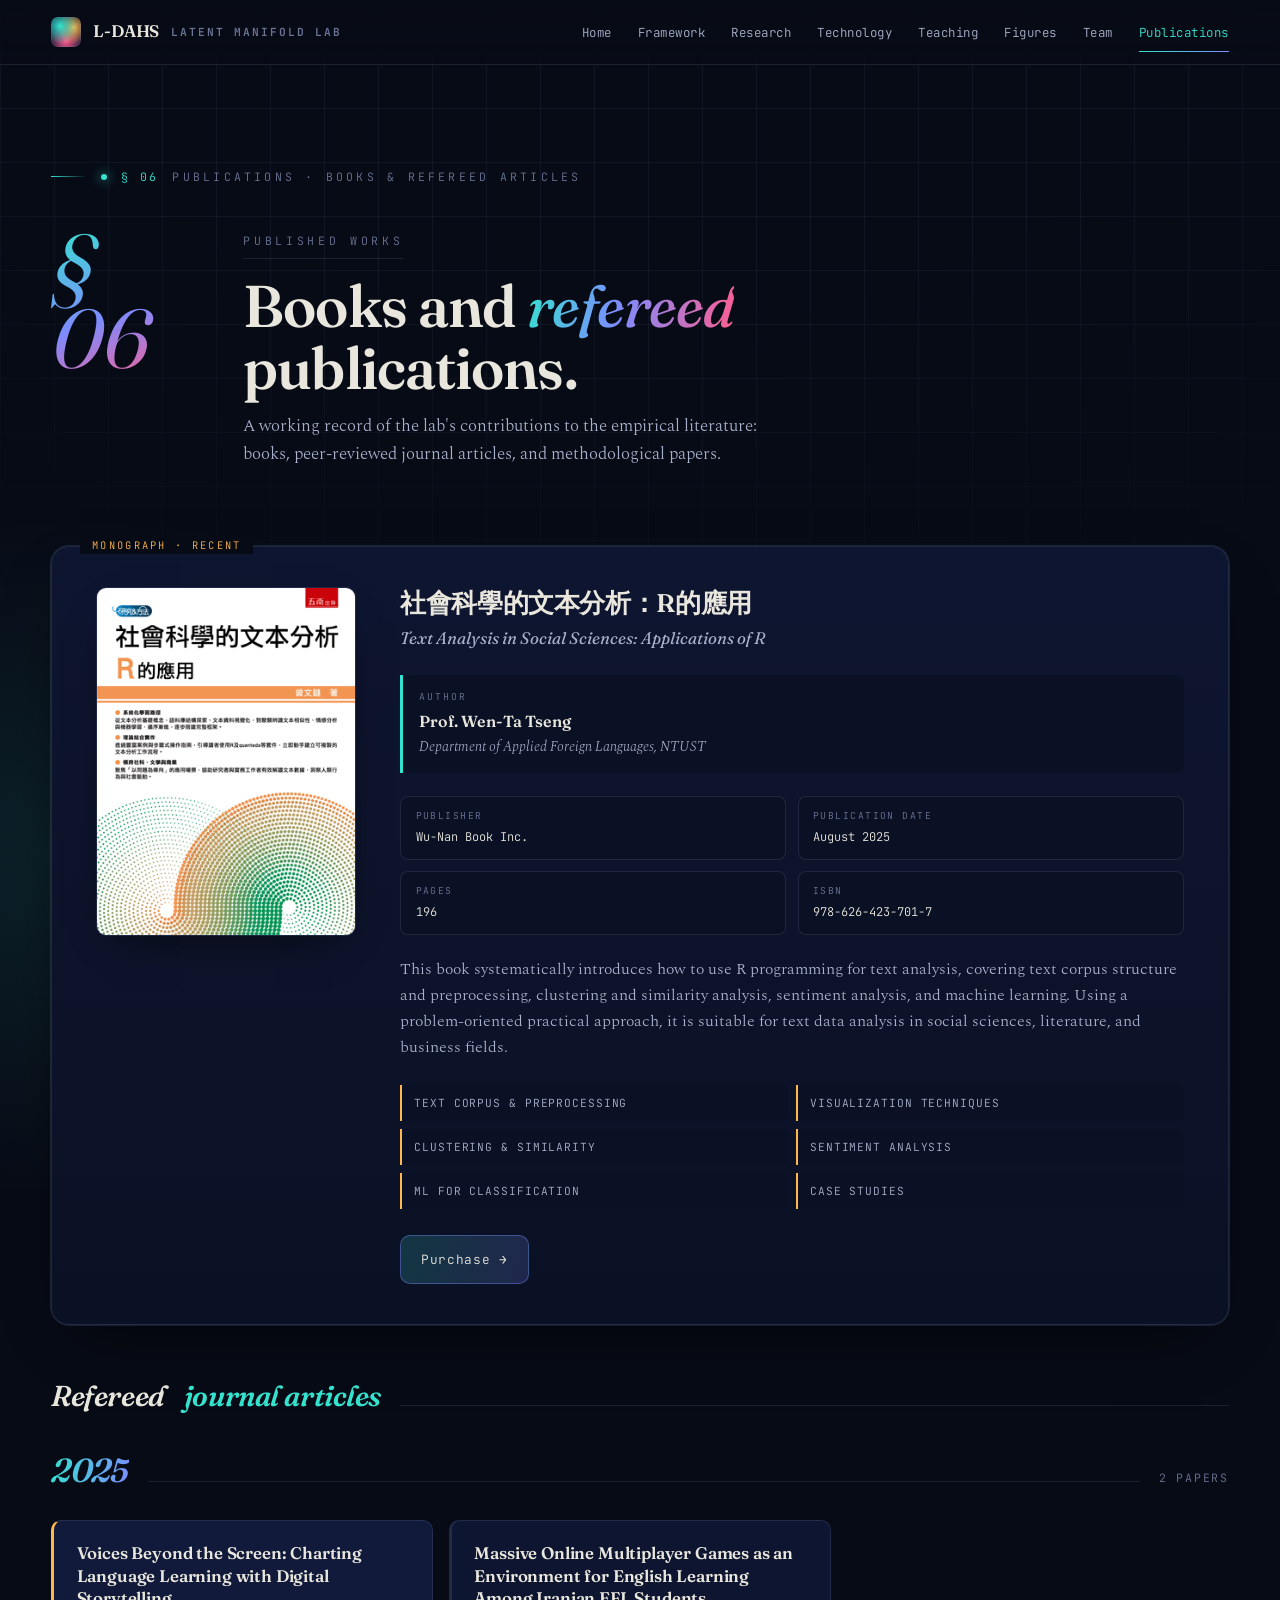
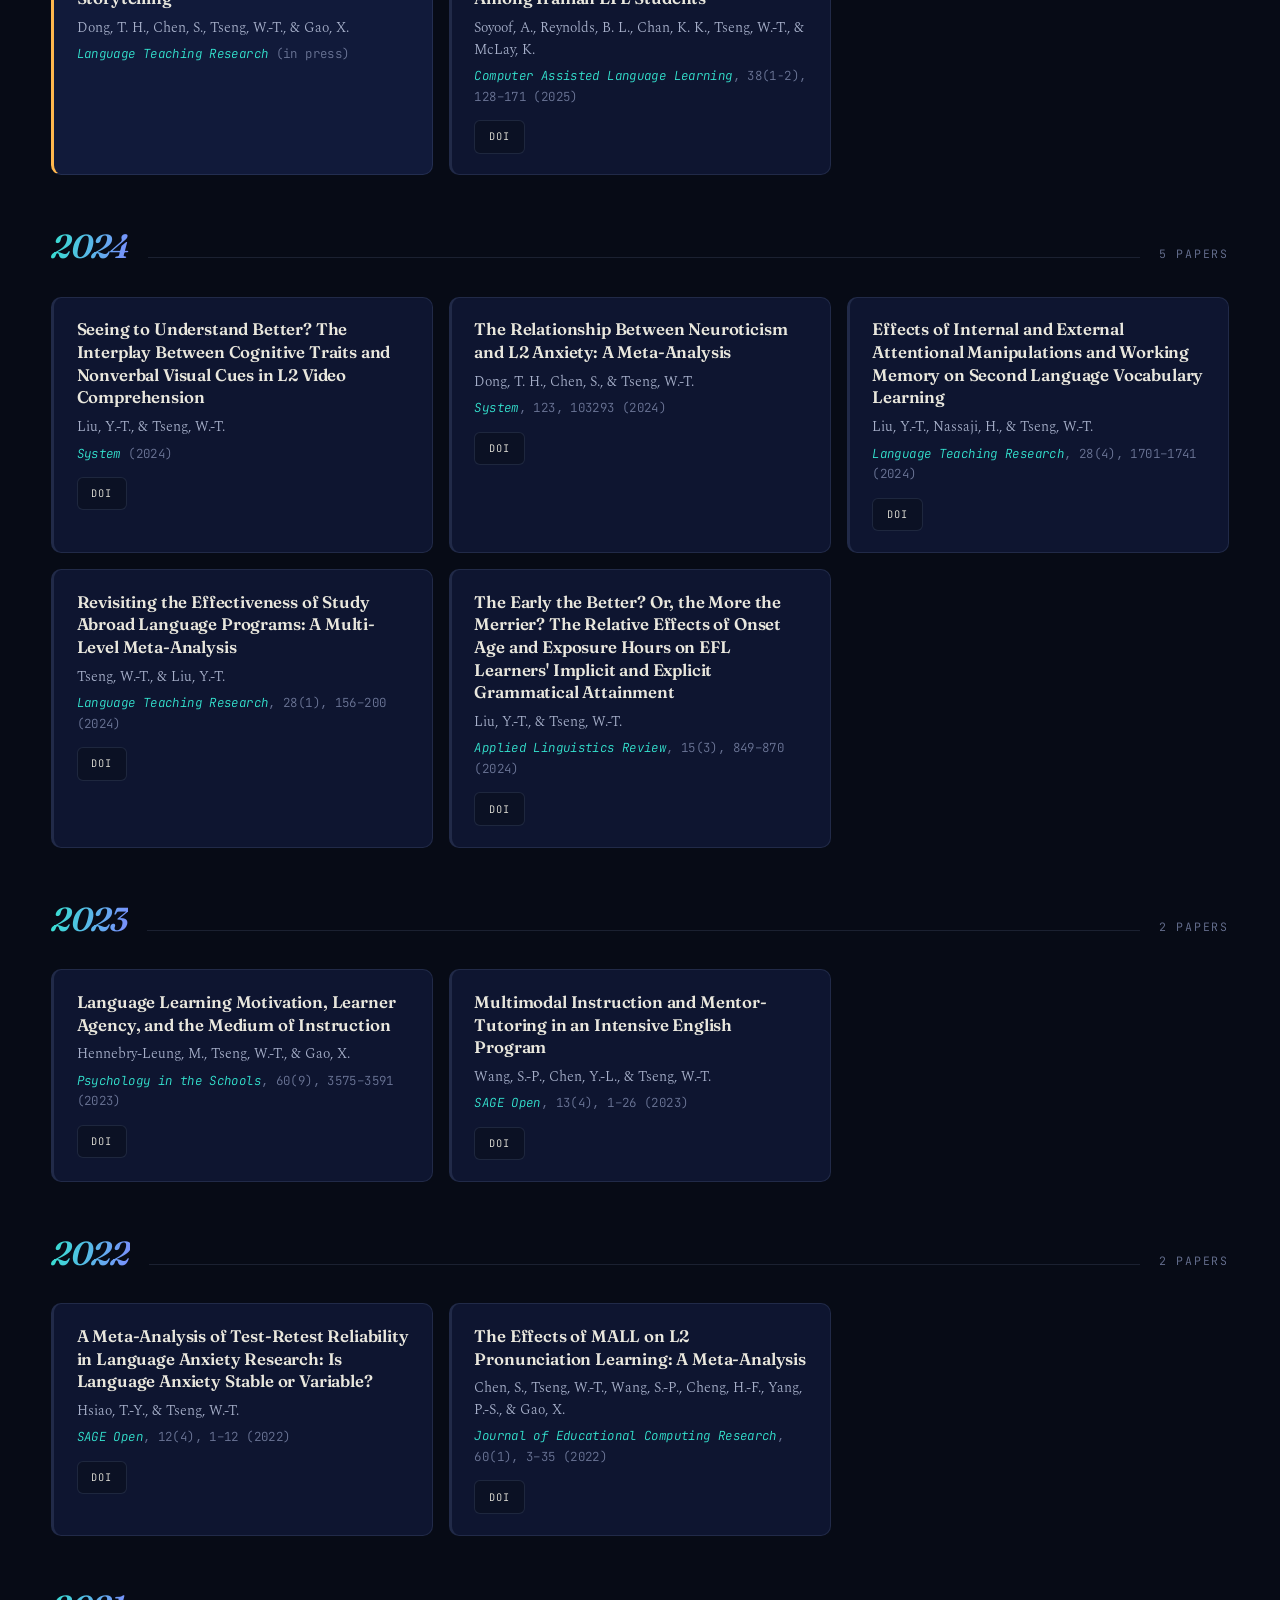
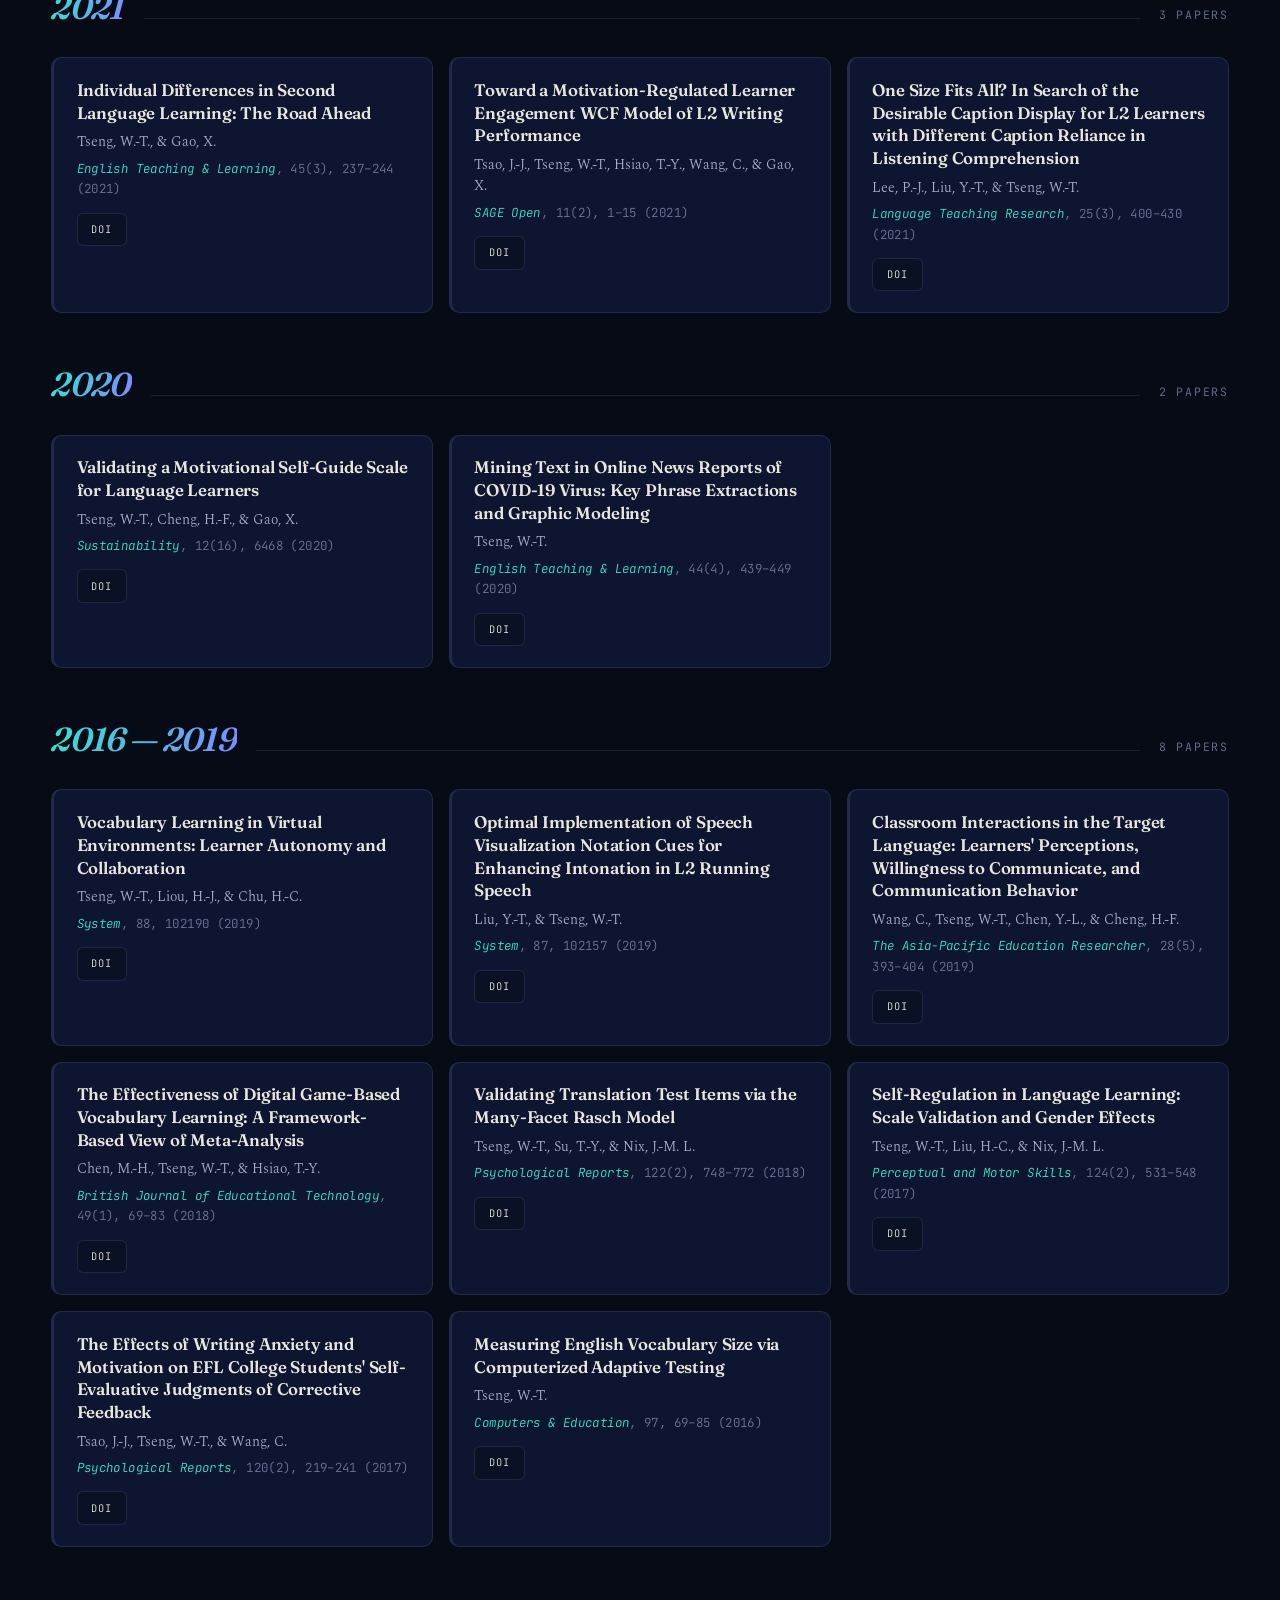
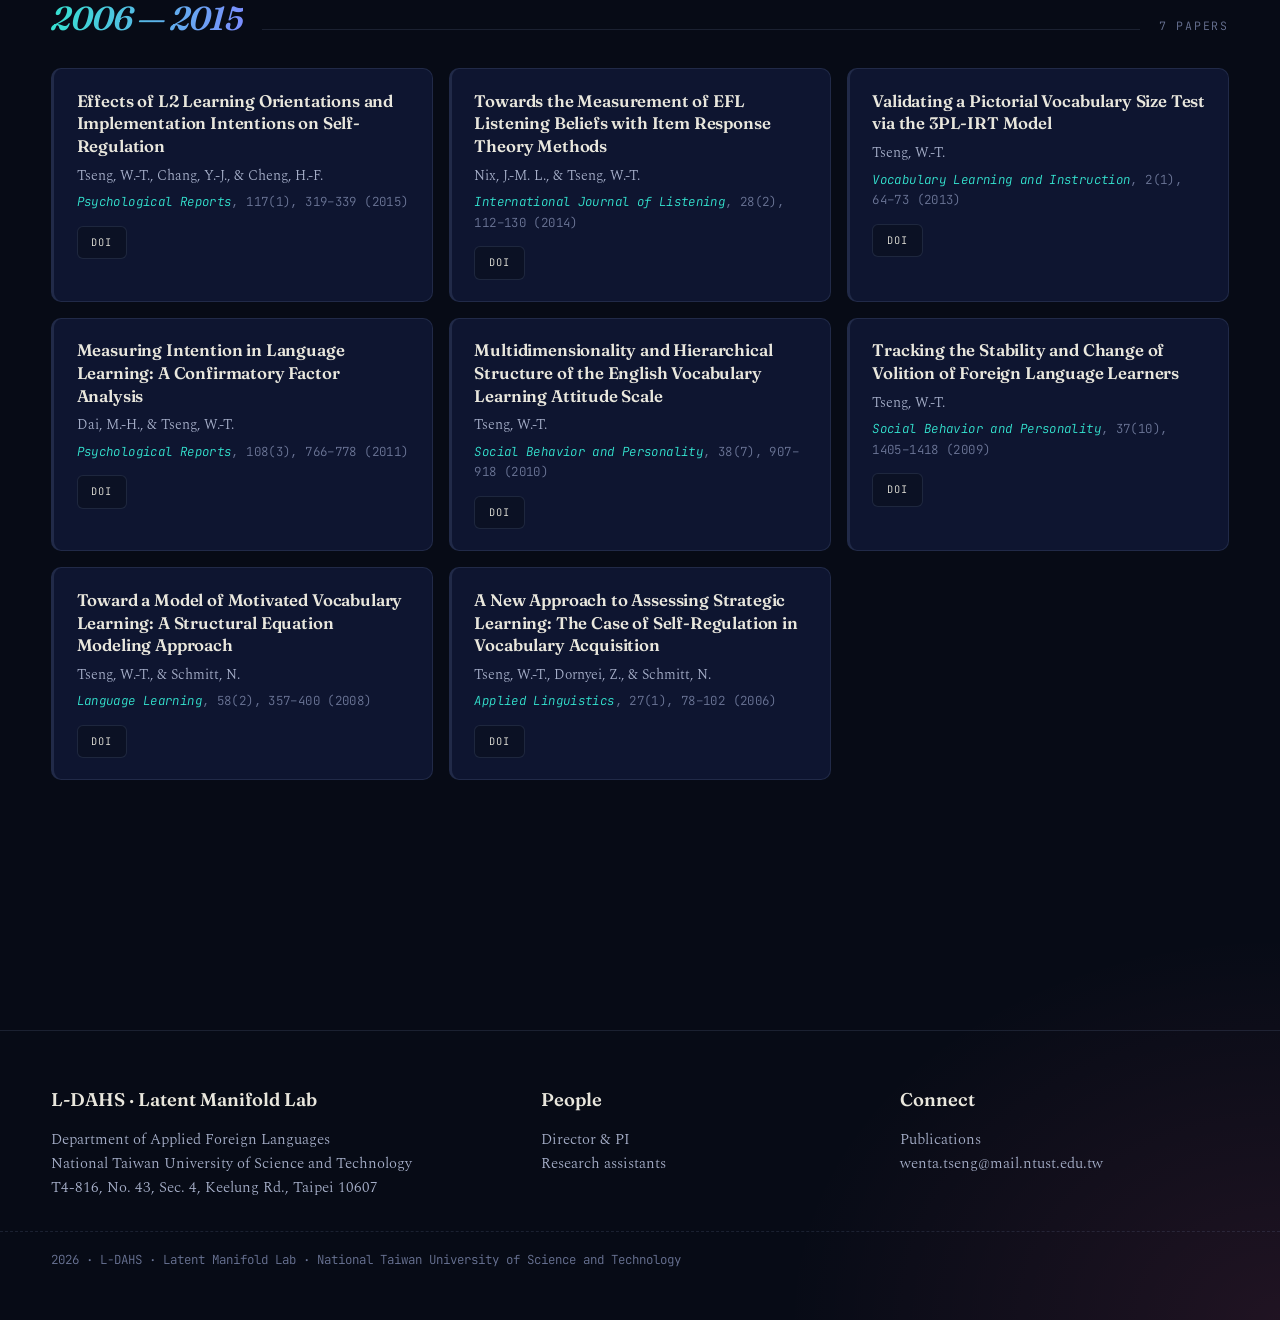
<file: publications.html>
<!DOCTYPE html>
<html lang="en">
<head>
  <meta charset="UTF-8">
  <meta name="viewport" content="width=device-width, initial-scale=1.0">
  <title>Publications · L-DAHS</title>
  <meta name="description" content="Books and peer-reviewed publications from L-DAHS Latent Manifold Lab at NTUST.">
  <link rel="icon" type="image/svg+xml" href="favicon.svg">
  <link rel="stylesheet" href="styles.css">
  <link rel="preconnect" href="https://fonts.googleapis.com">
  <link rel="preconnect" href="https://fonts.gstatic.com" crossorigin>
  <link href="https://fonts.googleapis.com/css2?family=Fraunces:ital,opsz,wght@0,9..144,400;0,9..144,500;0,9..144,600;1,9..144,400;1,9..144,500;1,9..144,600&family=Spectral:ital,wght@0,300;0,400;0,500;0,600;1,300;1,400&family=JetBrains+Mono:wght@400;500;600&display=swap" rel="stylesheet">
</head>
<body>
  <a href="#main" class="skip-link">Skip to main content</a>

  <nav class="navbar" role="navigation" aria-label="Main navigation">
    <div class="wrap">
      <a href="index.html" class="nav-brand">
        <span class="brand-mark"></span>
        <span>L-DAHS</span>
        <span class="brand-tag">Latent Manifold Lab</span>
      </a>
      <ul class="nav-menu" id="nav-menu">
        <li><a href="index.html">Home</a></li>
        <li><a href="framework.html">Framework</a></li>
        <li><a href="research.html">Research</a></li>
        <li><a href="technology.html">Technology</a></li>
        <li><a href="teaching.html">Teaching</a></li>
        <li><a href="visuals.html">Figures</a></li>
        <li><a href="team.html">Team</a></li>
        <li><a href="publications.html">Publications</a></li>
      </ul>
      <button class="hamburger" aria-label="Toggle navigation menu" aria-expanded="false" aria-controls="nav-menu">
        <span></span><span></span><span></span>
      </button>
    </div>
  </nav>

  <main id="main">
    <section class="team-section section-lg section-page-top">
      <div class="wrap">
        <div class="section-marker" data-rise><span class="marker-dot"></span><span class="marker-id">§ 06</span> Publications · books &amp; refereed articles</div>
        <div class="sec-head" data-rise>
          <div class="sec-index">§ 06</div>
          <div class="sec-body">
            <div class="eyebrow">Published Works</div>
            <h2>Books and <em style="background:linear-gradient(100deg,var(--d1),var(--eig) 45%,var(--d3));-webkit-background-clip:text;background-clip:text;-webkit-text-fill-color:transparent;font-style:italic;font-weight:500">refereed</em> publications.</h2>
            <p class="lead">A working record of the lab's contributions to the empirical literature: books, peer-reviewed journal articles, and methodological papers.</p>
          </div>
        </div>

        <!-- BOOK -->
        <div class="book-showcase">
          <article class="book-hero" data-rise>
            <div class="book-cover-wrapper">
              <img src="images/books/text-analysis-book.jpg" alt="Text Analysis in Social Sciences: Applications of R" width="240" height="340" loading="lazy">
            </div>
            <div class="book-details">
              <h3 class="book-title-zh">社會科學的文本分析：R的應用</h3>
              <h4 class="book-title-en">Text Analysis in Social Sciences: Applications of R</h4>

              <div class="book-author">
                <span class="author-label">Author</span>
                <span class="author-name">Prof. Wen-Ta Tseng</span>
                <span class="author-affiliation">Department of Applied Foreign Languages, NTUST</span>
              </div>

              <div class="book-info-grid">
                <div class="info-card">
                  <div class="info-label">Publisher</div>
                  <div class="info-value">Wu-Nan Book Inc.</div>
                </div>
                <div class="info-card">
                  <div class="info-label">Publication Date</div>
                  <div class="info-value">August 2025</div>
                </div>
                <div class="info-card">
                  <div class="info-label">Pages</div>
                  <div class="info-value">196</div>
                </div>
                <div class="info-card">
                  <div class="info-label">ISBN</div>
                  <div class="info-value">978-626-423-701-7</div>
                </div>
              </div>

              <p class="book-description">This book systematically introduces how to use R programming for text analysis, covering text corpus structure and preprocessing, clustering and similarity analysis, sentiment analysis, and machine learning. Using a problem-oriented practical approach, it is suitable for text data analysis in social sciences, literature, and business fields.</p>

              <div class="contents-grid">
                <div class="content-item">Text Corpus &amp; Preprocessing</div>
                <div class="content-item">Visualization Techniques</div>
                <div class="content-item">Clustering &amp; Similarity</div>
                <div class="content-item">Sentiment Analysis</div>
                <div class="content-item">ML for Classification</div>
                <div class="content-item">Case Studies</div>
              </div>

              <a href="https://www.wunan.com.tw/bookdetail?NO=17408" target="_blank" rel="noopener noreferrer" class="btn primary">Purchase →</a>
            </div>
          </article>
        </div>

        <!-- JOURNAL ARTICLES -->
        <h3 style="font-family:Fraunces,serif; font-weight:600; font-style:italic; font-size:1.8rem; margin:3rem 0 2rem; color:var(--ink); display:flex; align-items:baseline; gap:1.2rem;">
          Refereed <em style="color:var(--d1); font-style:italic">journal articles</em>
          <span style="flex:1; height:1px; background:var(--line)"></span>
        </h3>

        <div class="publications-timeline">
          <div class="year-group" data-rise>
            <div class="year-header">
              <span class="year-label">2025</span>
              <div class="year-line"></div>
              <span class="year-count">2 papers</span>
            </div>
            <div class="publications-list">
              <article class="publication-item featured">
                <h4>Voices Beyond the Screen: Charting Language Learning with Digital Storytelling</h4>
                <p class="authors">Dong, T. H., Chen, S., Tseng, W.-T., &amp; Gao, X.</p>
                <p class="journal"><em>Language Teaching Research</em> (in press)</p>
              </article>
              <article class="publication-item">
                <h4>Massive Online Multiplayer Games as an Environment for English Learning Among Iranian EFL Students</h4>
                <p class="authors">Soyoof, A., Reynolds, B. L., Chan, K. K., Tseng, W.-T., &amp; McLay, K.</p>
                <p class="journal"><em>Computer Assisted Language Learning</em>, 38(1-2), 128–171 (2025)</p>
                <div class="publication-links">
                  <a href="https://doi.org/10.1080/09588221.2022.2159297" target="_blank" rel="noopener noreferrer" class="btn-small">DOI</a>
                </div>
              </article>
            </div>
          </div>

          <div class="year-group" data-rise>
            <div class="year-header">
              <span class="year-label">2024</span>
              <div class="year-line"></div>
              <span class="year-count">5 papers</span>
            </div>
            <div class="publications-list">
              <article class="publication-item">
                <h4>Seeing to Understand Better? The Interplay Between Cognitive Traits and Nonverbal Visual Cues in L2 Video Comprehension</h4>
                <p class="authors">Liu, Y.-T., &amp; Tseng, W.-T.</p>
                <p class="journal"><em>System</em> (2024)</p>
                <div class="publication-links">
                  <a href="https://doi.org/10.1016/j.system.2024.103328" target="_blank" rel="noopener noreferrer" class="btn-small">DOI</a>
                </div>
              </article>
              <article class="publication-item">
                <h4>The Relationship Between Neuroticism and L2 Anxiety: A Meta-Analysis</h4>
                <p class="authors">Dong, T. H., Chen, S., &amp; Tseng, W.-T.</p>
                <p class="journal"><em>System</em>, 123, 103293 (2024)</p>
                <div class="publication-links">
                  <a href="https://doi.org/10.1016/j.system.2024.103293" target="_blank" rel="noopener noreferrer" class="btn-small">DOI</a>
                </div>
              </article>
              <article class="publication-item">
                <h4>Effects of Internal and External Attentional Manipulations and Working Memory on Second Language Vocabulary Learning</h4>
                <p class="authors">Liu, Y.-T., Nassaji, H., &amp; Tseng, W.-T.</p>
                <p class="journal"><em>Language Teaching Research</em>, 28(4), 1701–1741 (2024)</p>
                <div class="publication-links">
                  <a href="https://doi.org/10.1177/13621688211030130" target="_blank" rel="noopener noreferrer" class="btn-small">DOI</a>
                </div>
              </article>
              <article class="publication-item">
                <h4>Revisiting the Effectiveness of Study Abroad Language Programs: A Multi-Level Meta-Analysis</h4>
                <p class="authors">Tseng, W.-T., &amp; Liu, Y.-T.</p>
                <p class="journal"><em>Language Teaching Research</em>, 28(1), 156–200 (2024)</p>
                <div class="publication-links">
                  <a href="https://doi.org/10.1177/13621688231157717" target="_blank" rel="noopener noreferrer" class="btn-small">DOI</a>
                </div>
              </article>
              <article class="publication-item">
                <h4>The Early the Better? Or, the More the Merrier? The Relative Effects of Onset Age and Exposure Hours on EFL Learners' Implicit and Explicit Grammatical Attainment</h4>
                <p class="authors">Liu, Y.-T., &amp; Tseng, W.-T.</p>
                <p class="journal"><em>Applied Linguistics Review</em>, 15(3), 849–870 (2024)</p>
                <div class="publication-links">
                  <a href="https://doi.org/10.1515/applirev-2021-0187" target="_blank" rel="noopener noreferrer" class="btn-small">DOI</a>
                </div>
              </article>
            </div>
          </div>

          <div class="year-group" data-rise>
            <div class="year-header">
              <span class="year-label">2023</span>
              <div class="year-line"></div>
              <span class="year-count">2 papers</span>
            </div>
            <div class="publications-list">
              <article class="publication-item">
                <h4>Language Learning Motivation, Learner Agency, and the Medium of Instruction</h4>
                <p class="authors">Hennebry-Leung, M., Tseng, W.-T., &amp; Gao, X.</p>
                <p class="journal"><em>Psychology in the Schools</em>, 60(9), 3575–3591 (2023)</p>
                <div class="publication-links">
                  <a href="https://doi.org/10.1002/pits.22935" target="_blank" rel="noopener noreferrer" class="btn-small">DOI</a>
                </div>
              </article>
              <article class="publication-item">
                <h4>Multimodal Instruction and Mentor-Tutoring in an Intensive English Program</h4>
                <p class="authors">Wang, S.-P., Chen, Y.-L., &amp; Tseng, W.-T.</p>
                <p class="journal"><em>SAGE Open</em>, 13(4), 1–26 (2023)</p>
                <div class="publication-links">
                  <a href="https://doi.org/10.1177/21582440231200151" target="_blank" rel="noopener noreferrer" class="btn-small">DOI</a>
                </div>
              </article>
            </div>
          </div>

          <div class="year-group" data-rise>
            <div class="year-header">
              <span class="year-label">2022</span>
              <div class="year-line"></div>
              <span class="year-count">2 papers</span>
            </div>
            <div class="publications-list">
              <article class="publication-item">
                <h4>A Meta-Analysis of Test-Retest Reliability in Language Anxiety Research: Is Language Anxiety Stable or Variable?</h4>
                <p class="authors">Hsiao, T.-Y., &amp; Tseng, W.-T.</p>
                <p class="journal"><em>SAGE Open</em>, 12(4), 1–12 (2022)</p>
                <div class="publication-links">
                  <a href="https://doi.org/10.1177/21582440221134619" target="_blank" rel="noopener noreferrer" class="btn-small">DOI</a>
                </div>
              </article>
              <article class="publication-item">
                <h4>The Effects of MALL on L2 Pronunciation Learning: A Meta-Analysis</h4>
                <p class="authors">Chen, S., Tseng, W.-T., Wang, S.-P., Cheng, H.-F., Yang, P.-S., &amp; Gao, X.</p>
                <p class="journal"><em>Journal of Educational Computing Research</em>, 60(1), 3–35 (2022)</p>
                <div class="publication-links">
                  <a href="https://doi.org/10.1177/07356331211058662" target="_blank" rel="noopener noreferrer" class="btn-small">DOI</a>
                </div>
              </article>
            </div>
          </div>

          <div class="year-group" data-rise>
            <div class="year-header">
              <span class="year-label">2021</span>
              <div class="year-line"></div>
              <span class="year-count">3 papers</span>
            </div>
            <div class="publications-list">
              <article class="publication-item">
                <h4>Individual Differences in Second Language Learning: The Road Ahead</h4>
                <p class="authors">Tseng, W.-T., &amp; Gao, X.</p>
                <p class="journal"><em>English Teaching &amp; Learning</em>, 45(3), 237–244 (2021)</p>
                <div class="publication-links">
                  <a href="https://doi.org/10.1007/s42321-021-00097-z" target="_blank" rel="noopener noreferrer" class="btn-small">DOI</a>
                </div>
              </article>
              <article class="publication-item">
                <h4>Toward a Motivation-Regulated Learner Engagement WCF Model of L2 Writing Performance</h4>
                <p class="authors">Tsao, J.-J., Tseng, W.-T., Hsiao, T.-Y., Wang, C., &amp; Gao, X.</p>
                <p class="journal"><em>SAGE Open</em>, 11(2), 1–15 (2021)</p>
                <div class="publication-links">
                  <a href="https://doi.org/10.1177/21582440211023172" target="_blank" rel="noopener noreferrer" class="btn-small">DOI</a>
                </div>
              </article>
              <article class="publication-item">
                <h4>One Size Fits All? In Search of the Desirable Caption Display for L2 Learners with Different Caption Reliance in Listening Comprehension</h4>
                <p class="authors">Lee, P.-J., Liu, Y.-T., &amp; Tseng, W.-T.</p>
                <p class="journal"><em>Language Teaching Research</em>, 25(3), 400–430 (2021)</p>
                <div class="publication-links">
                  <a href="https://doi.org/10.1177/1362168819837288" target="_blank" rel="noopener noreferrer" class="btn-small">DOI</a>
                </div>
              </article>
            </div>
          </div>

          <div class="year-group" data-rise>
            <div class="year-header">
              <span class="year-label">2020</span>
              <div class="year-line"></div>
              <span class="year-count">2 papers</span>
            </div>
            <div class="publications-list">
              <article class="publication-item">
                <h4>Validating a Motivational Self-Guide Scale for Language Learners</h4>
                <p class="authors">Tseng, W.-T., Cheng, H.-F., &amp; Gao, X.</p>
                <p class="journal"><em>Sustainability</em>, 12(16), 6468 (2020)</p>
                <div class="publication-links">
                  <a href="https://doi.org/10.3390/su12166468" target="_blank" rel="noopener noreferrer" class="btn-small">DOI</a>
                </div>
              </article>
              <article class="publication-item">
                <h4>Mining Text in Online News Reports of COVID-19 Virus: Key Phrase Extractions and Graphic Modeling</h4>
                <p class="authors">Tseng, W.-T.</p>
                <p class="journal"><em>English Teaching &amp; Learning</em>, 44(4), 439–449 (2020)</p>
                <div class="publication-links">
                  <a href="https://doi.org/10.1007/s42321-020-00070-2" target="_blank" rel="noopener noreferrer" class="btn-small">DOI</a>
                </div>
              </article>
            </div>
          </div>

          <div class="year-group" data-rise>
            <div class="year-header">
              <span class="year-label">2016 — 2019</span>
              <div class="year-line"></div>
              <span class="year-count">8 papers</span>
            </div>
            <div class="publications-list">
              <article class="publication-item">
                <h4>Vocabulary Learning in Virtual Environments: Learner Autonomy and Collaboration</h4>
                <p class="authors">Tseng, W.-T., Liou, H.-J., &amp; Chu, H.-C.</p>
                <p class="journal"><em>System</em>, 88, 102190 (2019)</p>
                <div class="publication-links"><a href="https://doi.org/10.1016/j.system.2019.102190" target="_blank" rel="noopener noreferrer" class="btn-small">DOI</a></div>
              </article>
              <article class="publication-item">
                <h4>Optimal Implementation of Speech Visualization Notation Cues for Enhancing Intonation in L2 Running Speech</h4>
                <p class="authors">Liu, Y.-T., &amp; Tseng, W.-T.</p>
                <p class="journal"><em>System</em>, 87, 102157 (2019)</p>
                <div class="publication-links"><a href="https://doi.org/10.1016/j.system.2019.102157" target="_blank" rel="noopener noreferrer" class="btn-small">DOI</a></div>
              </article>
              <article class="publication-item">
                <h4>Classroom Interactions in the Target Language: Learners' Perceptions, Willingness to Communicate, and Communication Behavior</h4>
                <p class="authors">Wang, C., Tseng, W.-T., Chen, Y.-L., &amp; Cheng, H.-F.</p>
                <p class="journal"><em>The Asia-Pacific Education Researcher</em>, 28(5), 393–404 (2019)</p>
                <div class="publication-links"><a href="https://doi.org/10.1007/s40299-019-00492-y" target="_blank" rel="noopener noreferrer" class="btn-small">DOI</a></div>
              </article>
              <article class="publication-item">
                <h4>The Effectiveness of Digital Game-Based Vocabulary Learning: A Framework-Based View of Meta-Analysis</h4>
                <p class="authors">Chen, M.-H., Tseng, W.-T., &amp; Hsiao, T.-Y.</p>
                <p class="journal"><em>British Journal of Educational Technology</em>, 49(1), 69–83 (2018)</p>
                <div class="publication-links"><a href="https://doi.org/10.1111/bjet.12526" target="_blank" rel="noopener noreferrer" class="btn-small">DOI</a></div>
              </article>
              <article class="publication-item">
                <h4>Validating Translation Test Items via the Many-Facet Rasch Model</h4>
                <p class="authors">Tseng, W.-T., Su, T.-Y., &amp; Nix, J.-M. L.</p>
                <p class="journal"><em>Psychological Reports</em>, 122(2), 748–772 (2018)</p>
                <div class="publication-links"><a href="https://doi.org/10.1177/0033294118768664" target="_blank" rel="noopener noreferrer" class="btn-small">DOI</a></div>
              </article>
              <article class="publication-item">
                <h4>Self-Regulation in Language Learning: Scale Validation and Gender Effects</h4>
                <p class="authors">Tseng, W.-T., Liu, H.-C., &amp; Nix, J.-M. L.</p>
                <p class="journal"><em>Perceptual and Motor Skills</em>, 124(2), 531–548 (2017)</p>
                <div class="publication-links"><a href="https://doi.org/10.1177/0031512516684293" target="_blank" rel="noopener noreferrer" class="btn-small">DOI</a></div>
              </article>
              <article class="publication-item">
                <h4>The Effects of Writing Anxiety and Motivation on EFL College Students' Self-Evaluative Judgments of Corrective Feedback</h4>
                <p class="authors">Tsao, J.-J., Tseng, W.-T., &amp; Wang, C.</p>
                <p class="journal"><em>Psychological Reports</em>, 120(2), 219–241 (2017)</p>
                <div class="publication-links"><a href="https://doi.org/10.1177/0033294116687123" target="_blank" rel="noopener noreferrer" class="btn-small">DOI</a></div>
              </article>
              <article class="publication-item">
                <h4>Measuring English Vocabulary Size via Computerized Adaptive Testing</h4>
                <p class="authors">Tseng, W.-T.</p>
                <p class="journal"><em>Computers &amp; Education</em>, 97, 69–85 (2016)</p>
                <div class="publication-links"><a href="https://doi.org/10.1016/j.compedu.2016.02.018" target="_blank" rel="noopener noreferrer" class="btn-small">DOI</a></div>
              </article>
            </div>
          </div>

          <div class="year-group" data-rise>
            <div class="year-header">
              <span class="year-label">2006 — 2015</span>
              <div class="year-line"></div>
              <span class="year-count">7 papers</span>
            </div>
            <div class="publications-list">
              <article class="publication-item">
                <h4>Effects of L2 Learning Orientations and Implementation Intentions on Self-Regulation</h4>
                <p class="authors">Tseng, W.-T., Chang, Y.-J., &amp; Cheng, H.-F.</p>
                <p class="journal"><em>Psychological Reports</em>, 117(1), 319–339 (2015)</p>
                <div class="publication-links"><a href="https://doi.org/10.2466/11.04.PR0.117c15z2" target="_blank" rel="noopener noreferrer" class="btn-small">DOI</a></div>
              </article>
              <article class="publication-item">
                <h4>Towards the Measurement of EFL Listening Beliefs with Item Response Theory Methods</h4>
                <p class="authors">Nix, J.-M. L., &amp; Tseng, W.-T.</p>
                <p class="journal"><em>International Journal of Listening</em>, 28(2), 112–130 (2014)</p>
                <div class="publication-links"><a href="https://doi.org/10.1080/10904018.2013.833351" target="_blank" rel="noopener noreferrer" class="btn-small">DOI</a></div>
              </article>
              <article class="publication-item">
                <h4>Validating a Pictorial Vocabulary Size Test via the 3PL-IRT Model</h4>
                <p class="authors">Tseng, W.-T.</p>
                <p class="journal"><em>Vocabulary Learning and Instruction</em>, 2(1), 64–73 (2013)</p>
                <div class="publication-links"><a href="https://doi.org/10.7820/vli.v02.1.tseng" target="_blank" rel="noopener noreferrer" class="btn-small">DOI</a></div>
              </article>
              <article class="publication-item">
                <h4>Measuring Intention in Language Learning: A Confirmatory Factor Analysis</h4>
                <p class="authors">Dai, M.-H., &amp; Tseng, W.-T.</p>
                <p class="journal"><em>Psychological Reports</em>, 108(3), 766–778 (2011)</p>
                <div class="publication-links"><a href="https://doi.org/10.2466/09.07.PR0.108.3.766-778" target="_blank" rel="noopener noreferrer" class="btn-small">DOI</a></div>
              </article>
              <article class="publication-item">
                <h4>Multidimensionality and Hierarchical Structure of the English Vocabulary Learning Attitude Scale</h4>
                <p class="authors">Tseng, W.-T.</p>
                <p class="journal"><em>Social Behavior and Personality</em>, 38(7), 907–918 (2010)</p>
                <div class="publication-links"><a href="https://doi.org/10.2224/sbp.2010.38.7.907" target="_blank" rel="noopener noreferrer" class="btn-small">DOI</a></div>
              </article>
              <article class="publication-item">
                <h4>Tracking the Stability and Change of Volition of Foreign Language Learners</h4>
                <p class="authors">Tseng, W.-T.</p>
                <p class="journal"><em>Social Behavior and Personality</em>, 37(10), 1405–1418 (2009)</p>
                <div class="publication-links"><a href="https://doi.org/10.2224/sbp.2009.37.10.1405" target="_blank" rel="noopener noreferrer" class="btn-small">DOI</a></div>
              </article>
              <article class="publication-item">
                <h4>Toward a Model of Motivated Vocabulary Learning: A Structural Equation Modeling Approach</h4>
                <p class="authors">Tseng, W.-T., &amp; Schmitt, N.</p>
                <p class="journal"><em>Language Learning</em>, 58(2), 357–400 (2008)</p>
                <div class="publication-links"><a href="https://doi.org/10.1111/j.1467-9922.2008.00444.x" target="_blank" rel="noopener noreferrer" class="btn-small">DOI</a></div>
              </article>
              <article class="publication-item">
                <h4>A New Approach to Assessing Strategic Learning: The Case of Self-Regulation in Vocabulary Acquisition</h4>
                <p class="authors">Tseng, W.-T., Dornyei, Z., &amp; Schmitt, N.</p>
                <p class="journal"><em>Applied Linguistics</em>, 27(1), 78–102 (2006)</p>
                <div class="publication-links"><a href="https://doi.org/10.1093/applin/ami046" target="_blank" rel="noopener noreferrer" class="btn-small">DOI</a></div>
              </article>
            </div>
          </div>
        </div>
      </div>
    </section>
  </main>

  <footer class="site-footer">
    <div class="wrap foot-grid">
      <div>
        <h4>L-DAHS · Latent Manifold Lab</h4>
        <p>Department of Applied Foreign Languages<br>National Taiwan University of Science and Technology<br>T4-816, No. 43, Sec. 4, Keelung Rd., Taipei 10607</p>
      </div>
      <div>
        <h4>People</h4>
        <p><a href="team.html">Director &amp; PI</a><br><a href="team.html">Research assistants</a></p>
      </div>
      <div>
        <h4>Connect</h4>
        <p><a href="publications.html">Publications</a><br><a href="mailto:wenta.tseng@mail.ntust.edu.tw">wenta.tseng@mail.ntust.edu.tw</a></p>
      </div>
    </div>
    <div class="wrap fine"><span id="copyright-year">2026</span> · L-DAHS · Latent Manifold Lab · National Taiwan University of Science and Technology</div>
  </footer>

  <button class="scroll-top" aria-label="Scroll to top">↑</button>
  <script src="script.js"></script>
</body>
</html>
</file>
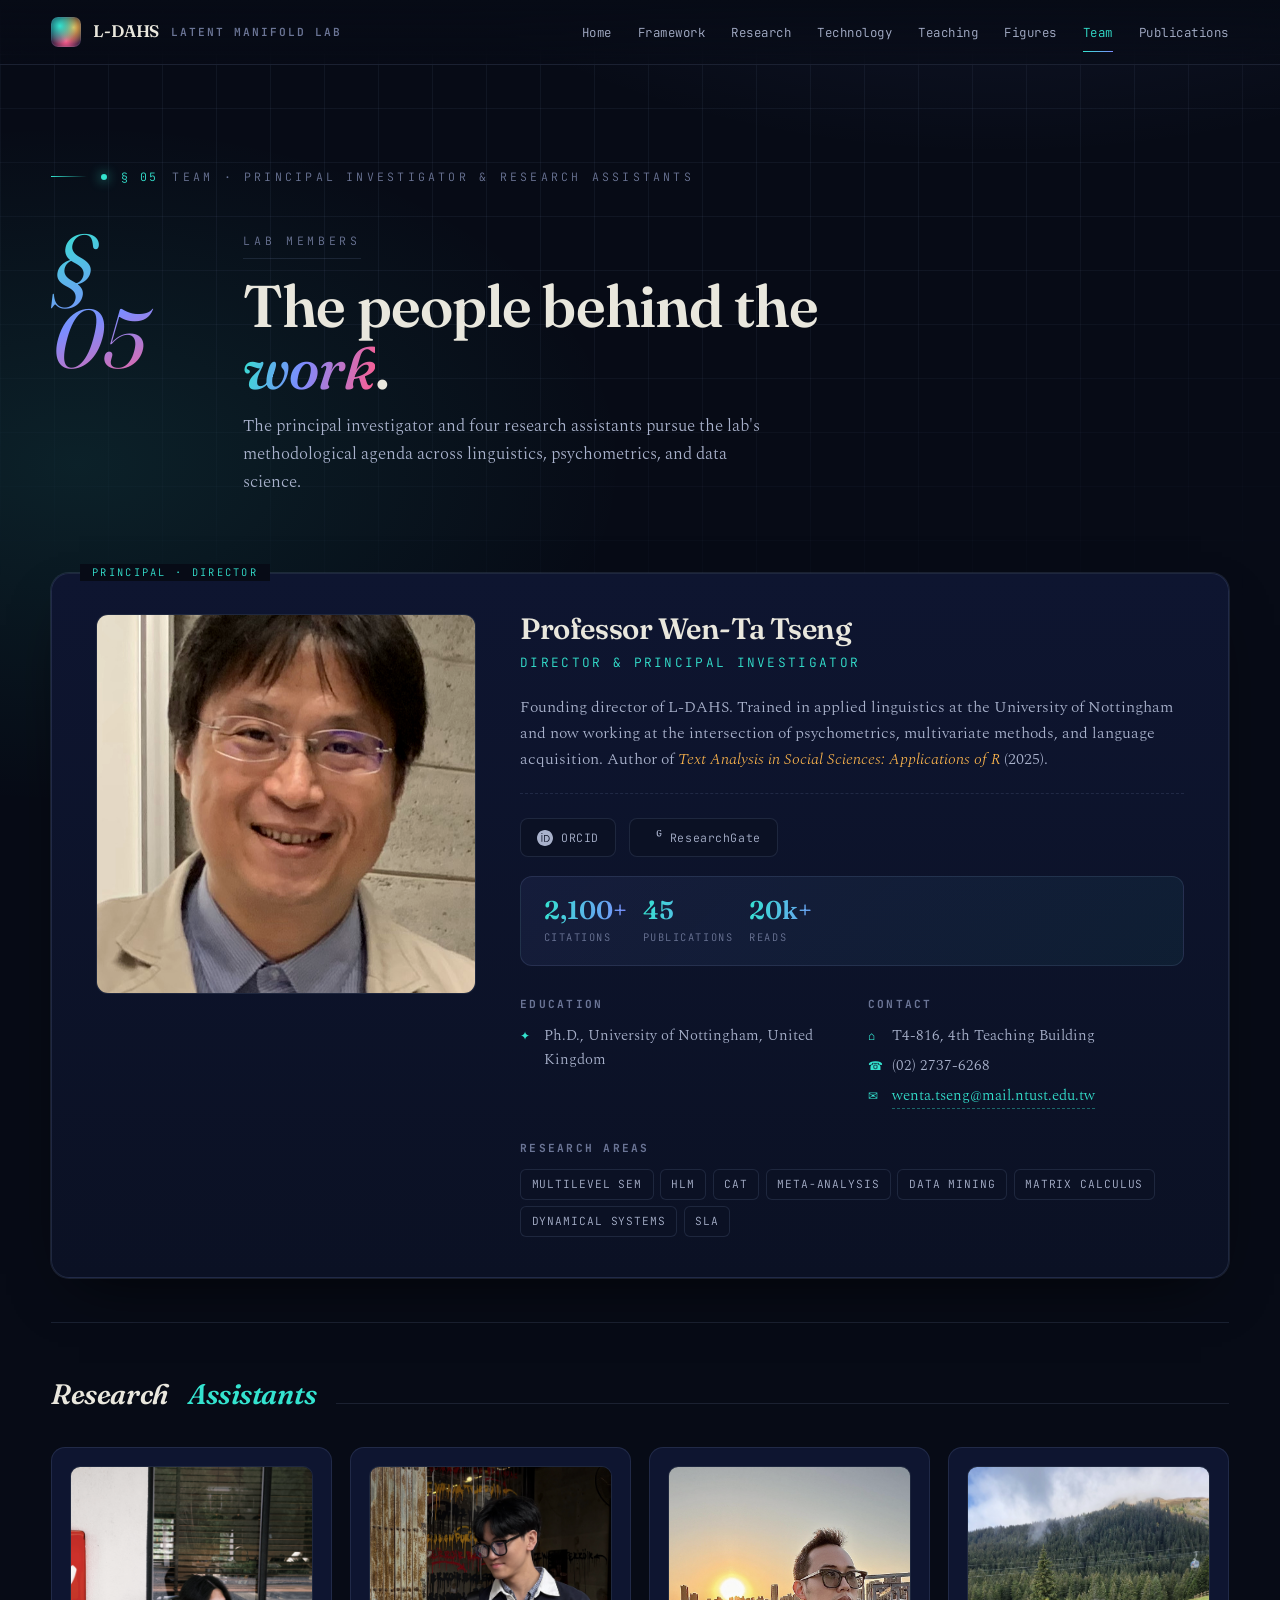
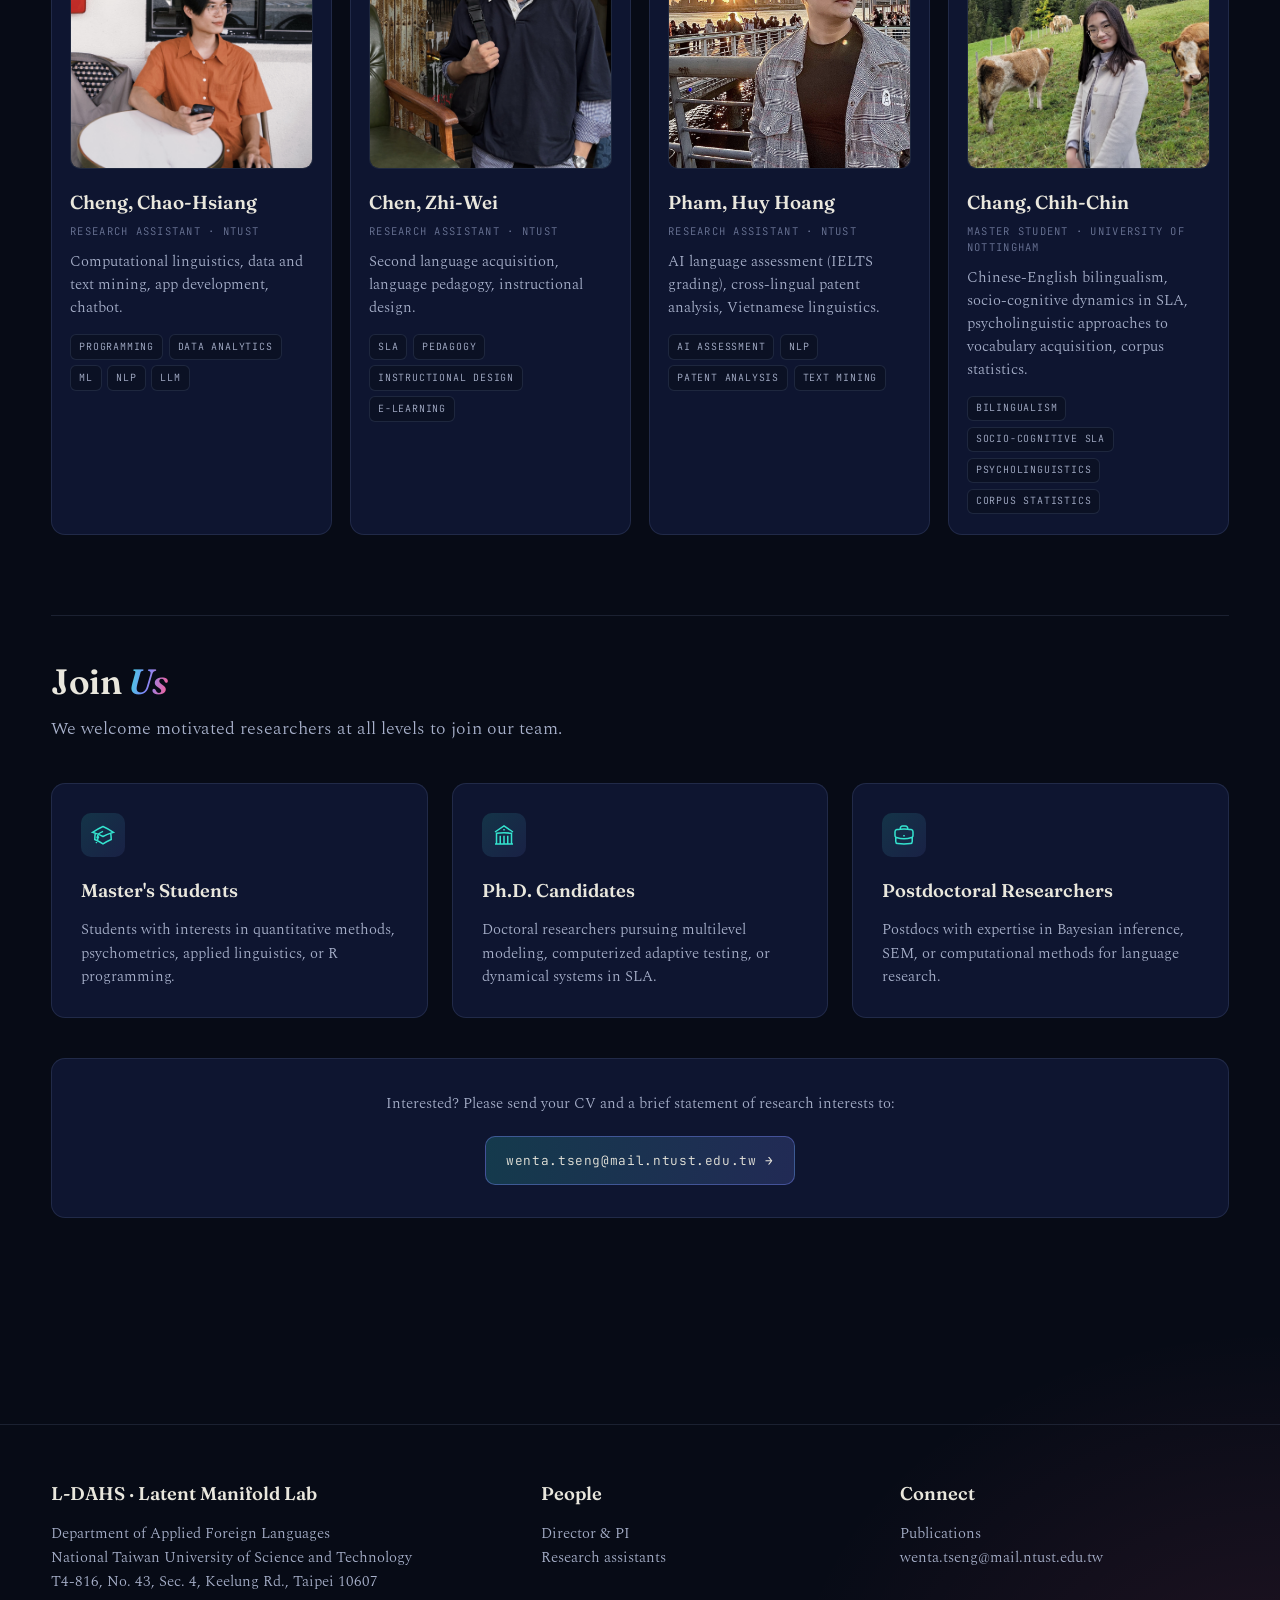
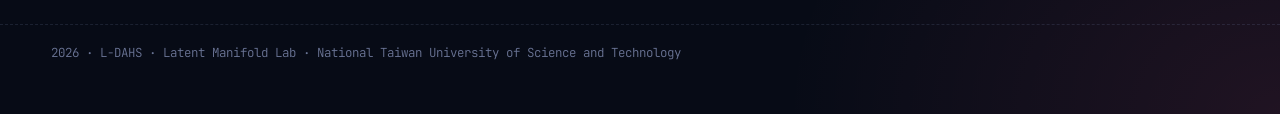
<file: team.html>
<!DOCTYPE html>
<html lang="en">
<head>
  <meta charset="UTF-8">
  <meta name="viewport" content="width=device-width, initial-scale=1.0">
  <title>Team · L-DAHS</title>
  <meta name="description" content="The principal investigator and research assistants of L-DAHS Latent Manifold Lab at NTUST.">
  <link rel="icon" type="image/svg+xml" href="favicon.svg">
  <link rel="stylesheet" href="styles.css">
  <link rel="preconnect" href="https://fonts.googleapis.com">
  <link rel="preconnect" href="https://fonts.gstatic.com" crossorigin>
  <link href="https://fonts.googleapis.com/css2?family=Fraunces:ital,opsz,wght@0,9..144,400;0,9..144,500;0,9..144,600;1,9..144,400;1,9..144,500;1,9..144,600&family=Spectral:ital,wght@0,300;0,400;0,500;0,600;1,300;1,400&family=JetBrains+Mono:wght@400;500;600&display=swap" rel="stylesheet">
</head>
<body>
  <a href="#main" class="skip-link">Skip to main content</a>

  <nav class="navbar" role="navigation" aria-label="Main navigation">
    <div class="wrap">
      <a href="index.html" class="nav-brand">
        <span class="brand-mark"></span>
        <span>L-DAHS</span>
        <span class="brand-tag">Latent Manifold Lab</span>
      </a>
      <ul class="nav-menu" id="nav-menu">
        <li><a href="index.html">Home</a></li>
        <li><a href="framework.html">Framework</a></li>
        <li><a href="research.html">Research</a></li>
        <li><a href="technology.html">Technology</a></li>
        <li><a href="teaching.html">Teaching</a></li>
        <li><a href="visuals.html">Figures</a></li>
        <li><a href="team.html">Team</a></li>
        <li><a href="publications.html">Publications</a></li>
      </ul>
      <button class="hamburger" aria-label="Toggle navigation menu" aria-expanded="false" aria-controls="nav-menu">
        <span></span><span></span><span></span>
      </button>
    </div>
  </nav>

  <main id="main">
    <section class="team-section section-lg section-page-top">
      <div class="wrap">
        <div class="section-marker" data-rise><span class="marker-dot"></span><span class="marker-id">§ 05</span> Team · principal investigator &amp; research assistants</div>
        <div class="sec-head" data-rise>
          <div class="sec-index">§ 05</div>
          <div class="sec-body">
            <div class="eyebrow">Lab Members</div>
            <h2>The people behind the <em style="background:linear-gradient(100deg,var(--d1),var(--eig) 45%,var(--d3));-webkit-background-clip:text;background-clip:text;-webkit-text-fill-color:transparent;font-style:italic;font-weight:500">work</em>.</h2>
            <p class="lead">The principal investigator and four research assistants pursue the lab's methodological agenda across linguistics, psychometrics, and data science.</p>
          </div>
        </div>

        <div class="directors-wrap">
          <article class="director-card" data-rise>
            <div class="director-photo">
              <img src="images/professor-tseng.jpg" alt="Professor Wen-Ta Tseng" width="360" height="360" loading="lazy">
            </div>
            <div class="director-info">
              <h3>Professor Wen-Ta Tseng</h3>
              <div class="director-title">Director &amp; Principal Investigator</div>

              <p class="director-bio">
                Founding director of L-DAHS. Trained in applied linguistics at the University of Nottingham and now working at the intersection of psychometrics, multivariate methods, and language acquisition. Author of <em>Text Analysis in Social Sciences: Applications of R</em> (2025).
              </p>

              <div class="academic-profiles">
                <a href="https://orcid.org/0000-0001-5673-5944" target="_blank" rel="noopener noreferrer" class="profile-link">
                  <svg class="profile-icon" viewBox="0 0 24 24" fill="currentColor"><path d="M12 0C5.372 0 0 5.372 0 12s5.372 12 12 12 12-5.372 12-12S18.628 0 12 0zM7.369 4.378a.815.815 0 1 1 0 1.63.815.815 0 0 1 0-1.63zm-.579 3.287h1.158v10.073H6.79V7.665zm3.828 0h3.132c3.22 0 5.24 2.009 5.24 5.027 0 3.093-2.09 5.046-5.34 5.046h-3.032V7.665zm1.158 1.024v8.025h1.822c2.632 0 4.136-1.65 4.136-4.013 0-2.27-1.453-4.012-4.037-4.012h-1.921z"/></svg>
                  <span>ORCID</span>
                </a>
                <a href="https://www.researchgate.net/profile/Wen-Ta-Tseng" target="_blank" rel="noopener noreferrer" class="profile-link">
                  <svg class="profile-icon" viewBox="0 0 24 24" fill="currentColor"><path d="M19.586 0c-.818 0-1.508.19-2.073.565-.563.377-.97.936-1.213 1.68a3.193 3.193 0 0 0-.112.437 8.365 8.365 0 0 0-.078.53 9 9 0 0 0-.05.727c-.01.282-.013.621-.013 1.016a31.121 31.121 0 0 0 .014 1.017 9 9 0 0 0 .05.727 7.946 7.946 0 0 0 .077.53h-.005a3.334 3.334 0 0 0 .113.438c.245.743.65 1.303 1.214 1.68.565.376 1.256.564 2.075.564.8 0 1.536-.213 2.105-.603.57-.39.94-.916 1.175-1.65.076-.235.135-.558.177-.93a10.9 10.9 0 0 0 .043-1.207v-.82c0-.095-.047-.142-.14-.142h-3.064c-.094 0-.14.047-.14.141v.956c0 .094.046.14.14.14h1.666c.056 0 .084.03.084.086 0 .36 0 .62-.036.865-.038.244-.1.447-.147.606-.108.335-.311.622-.603.858-.292.235-.656.352-1.1.352-.36 0-.688-.077-.985-.235a1.54 1.54 0 0 1-.696-.68c-.165-.301-.254-.733-.254-1.288v-3.592c0-.554.089-.986.254-1.287.165-.301.39-.527.696-.68.297-.158.625-.236.984-.236.44 0 .797.123 1.07.37.274.245.468.604.584 1.07.02.095.067.142.14.142h1.192c.094 0 .14-.047.14-.141 0-.165-.016-.35-.048-.556a3.008 3.008 0 0 0-.168-.628 2.845 2.845 0 0 0-.326-.592 2.965 2.965 0 0 0-.533-.566 3.018 3.018 0 0 0-.765-.44 3.48 3.48 0 0 0-1.048-.224 4.632 4.632 0 0 0-.376-.01z"/></svg>
                  <span>ResearchGate</span>
                </a>
              </div>

              <div class="citation-metrics">
                <div class="metric">
                  <span class="metric-value">2,100+</span>
                  <span class="metric-label">Citations</span>
                </div>
                <div class="metric">
                  <span class="metric-value">45</span>
                  <span class="metric-label">Publications</span>
                </div>
                <div class="metric">
                  <span class="metric-value">20k+</span>
                  <span class="metric-label">Reads</span>
                </div>
              </div>

              <div class="director-info-grid">
                <div class="info-section">
                  <h4>Education</h4>
                  <p><span class="icon-mark">✦</span><span>Ph.D., University of Nottingham, United Kingdom</span></p>
                </div>

                <div class="info-section">
                  <h4>Contact</h4>
                  <p><span class="icon-mark">⌂</span><span>T4-816, 4th Teaching Building</span></p>
                  <p><span class="icon-mark">☎</span><span>(02) 2737-6268</span></p>
                  <p><span class="icon-mark">✉</span><a href="mailto:wenta.tseng@mail.ntust.edu.tw">wenta.tseng@mail.ntust.edu.tw</a></p>
                </div>

                <div class="info-section full">
                  <h4>Research Areas</h4>
                  <div class="research-tags">
                    <span class="tag">Multilevel SEM</span>
                    <span class="tag">HLM</span>
                    <span class="tag">CAT</span>
                    <span class="tag">Meta-Analysis</span>
                    <span class="tag">Data Mining</span>
                    <span class="tag">Matrix Calculus</span>
                    <span class="tag">Dynamical Systems</span>
                    <span class="tag">SLA</span>
                  </div>
                </div>
              </div>
            </div>
          </article>
        </div>

        <div class="members-category">
          <h3>Research <em>Assistants</em></h3>

          <div class="members-grid">
            <article class="member-card" data-rise>
              <div class="member-photo">
                <img src="images/cheng-chao-hsiang.jpg" alt="Cheng, Chao-Hsiang" width="280" height="350" loading="lazy">
              </div>
              <div class="member-info">
                <h4>Cheng, Chao-Hsiang</h4>
                <div class="member-position">Research Assistant · NTUST</div>
                <p class="member-research">Computational linguistics, data and text mining, app development, chatbot.</p>
                <div class="member-tags">
                  <span class="tag">Programming</span>
                  <span class="tag">Data Analytics</span>
                  <span class="tag">ML</span>
                  <span class="tag">NLP</span>
                  <span class="tag">LLM</span>
                </div>
              </div>
            </article>

            <article class="member-card" data-rise>
              <div class="member-photo">
                <img src="images/chen-zhi-wei.jpg" alt="Chen, Zhi-Wei" width="280" height="350" loading="lazy">
              </div>
              <div class="member-info">
                <h4>Chen, Zhi-Wei</h4>
                <div class="member-position">Research Assistant · NTUST</div>
                <p class="member-research">Second language acquisition, language pedagogy, instructional design.</p>
                <div class="member-tags">
                  <span class="tag">SLA</span>
                  <span class="tag">Pedagogy</span>
                  <span class="tag">Instructional Design</span>
                  <span class="tag">E-Learning</span>
                </div>
              </div>
            </article>

            <article class="member-card" data-rise>
              <div class="member-photo">
                <img src="images/pham-huy-hoang.jpg" alt="Pham, Huy Hoang" width="280" height="350" loading="lazy">
              </div>
              <div class="member-info">
                <h4>Pham, Huy Hoang</h4>
                <div class="member-position">Research Assistant · NTUST</div>
                <p class="member-research">AI language assessment (IELTS grading), cross-lingual patent analysis, Vietnamese linguistics.</p>
                <div class="member-tags">
                  <span class="tag">AI Assessment</span>
                  <span class="tag">NLP</span>
                  <span class="tag">Patent Analysis</span>
                  <span class="tag">Text Mining</span>
                </div>
              </div>
            </article>

            <article class="member-card" data-rise>
              <div class="member-photo">
                <img src="images/chang-chih-chin.jpg" alt="Chang, Chih-Chin" width="280" height="350" loading="lazy">
              </div>
              <div class="member-info">
                <h4>Chang, Chih-Chin</h4>
                <div class="member-position">Master Student · University of Nottingham</div>
                <p class="member-research">Chinese-English bilingualism, socio-cognitive dynamics in SLA, psycholinguistic approaches to vocabulary acquisition, corpus statistics.</p>
                <div class="member-tags">
                  <span class="tag">Bilingualism</span>
                  <span class="tag">Socio-cognitive SLA</span>
                  <span class="tag">Psycholinguistics</span>
                  <span class="tag">Corpus Statistics</span>
                </div>
              </div>
            </article>
          </div>
        </div>

        <!-- JOIN US -->
        <div class="join-us-section" data-rise>
          <div class="join-us-header">
            <h3>Join <em>Us</em></h3>
            <p class="lead">We welcome motivated researchers at all levels to join our team.</p>
          </div>

          <div class="join-us-grid">
            <div class="position-card">
              <div class="position-icon">
                <svg viewBox="0 0 24 24" fill="none" stroke="currentColor" stroke-width="1.5"><path d="M4.26 10.147a60.436 60.436 0 00-.491 6.347A48.627 48.627 0 0112 20.904a48.627 48.627 0 018.232-4.41 60.46 60.46 0 00-.491-6.347m-15.482 0a50.57 50.57 0 00-2.658-.813A59.905 59.905 0 0112 3.493a59.902 59.902 0 0110.399 5.84c-.896.248-1.783.52-2.658.814m-15.482 0A50.697 50.697 0 0112 13.489a50.702 50.702 0 017.74-3.342M6.75 15a.75.75 0 100-1.5.75.75 0 000 1.5zm0 0v-3.675A55.378 55.378 0 0112 8.443m-7.007 11.55A5.981 5.981 0 006.75 15.75v-1.5"/></svg>
              </div>
              <h4>Master's Students</h4>
              <p>Students with interests in quantitative methods, psychometrics, applied linguistics, or R programming.</p>
            </div>

            <div class="position-card">
              <div class="position-icon">
                <svg viewBox="0 0 24 24" fill="none" stroke="currentColor" stroke-width="1.5"><path d="M12 21v-8.25M15.75 21v-8.25M8.25 21v-8.25M3 9l9-6 9 6m-1.5 12V10.332A48.36 48.36 0 0012 9.75c-2.551 0-5.056.2-7.5.582V21M3 21h18M12 6.75h.008v.008H12V6.75z"/></svg>
              </div>
              <h4>Ph.D. Candidates</h4>
              <p>Doctoral researchers pursuing multilevel modeling, computerized adaptive testing, or dynamical systems in SLA.</p>
            </div>

            <div class="position-card">
              <div class="position-icon">
                <svg viewBox="0 0 24 24" fill="none" stroke="currentColor" stroke-width="1.5"><path d="M20.25 14.15v4.25c0 1.094-.787 2.036-1.872 2.18-2.087.277-4.216.42-6.378.42s-4.291-.143-6.378-.42c-1.085-.144-1.872-1.086-1.872-2.18v-4.25m16.5 0a2.18 2.18 0 00.75-1.661V8.706c0-1.081-.768-2.015-1.837-2.175a48.114 48.114 0 00-3.413-.387m4.5 8.006c-.194.165-.42.295-.673.38A23.978 23.978 0 0112 15.75c-2.648 0-5.195-.429-7.577-1.22a2.016 2.016 0 01-.673-.38m0 0A2.18 2.18 0 013 12.489V8.706c0-1.081.768-2.015 1.837-2.175a48.111 48.111 0 013.413-.387m7.5 0V5.25A2.25 2.25 0 0013.5 3h-3a2.25 2.25 0 00-2.25 2.25v.894m7.5 0a48.667 48.667 0 00-7.5 0M12 12.75h.008v.008H12v-.008z"/></svg>
              </div>
              <h4>Postdoctoral Researchers</h4>
              <p>Postdocs with expertise in Bayesian inference, SEM, or computational methods for language research.</p>
            </div>
          </div>

          <div class="join-us-cta">
            <p>Interested? Please send your CV and a brief statement of research interests to:</p>
            <a href="mailto:wenta.tseng@mail.ntust.edu.tw" class="btn primary">wenta.tseng@mail.ntust.edu.tw →</a>
          </div>
        </div>
      </div>
    </section>
  </main>

  <footer class="site-footer">
    <div class="wrap foot-grid">
      <div>
        <h4>L-DAHS · Latent Manifold Lab</h4>
        <p>Department of Applied Foreign Languages<br>National Taiwan University of Science and Technology<br>T4-816, No. 43, Sec. 4, Keelung Rd., Taipei 10607</p>
      </div>
      <div>
        <h4>People</h4>
        <p><a href="team.html">Director &amp; PI</a><br><a href="team.html">Research assistants</a></p>
      </div>
      <div>
        <h4>Connect</h4>
        <p><a href="publications.html">Publications</a><br><a href="mailto:wenta.tseng@mail.ntust.edu.tw">wenta.tseng@mail.ntust.edu.tw</a></p>
      </div>
    </div>
    <div class="wrap fine"><span id="copyright-year">2026</span> · L-DAHS · Latent Manifold Lab · National Taiwan University of Science and Technology</div>
  </footer>

  <button class="scroll-top" aria-label="Scroll to top">↑</button>
  <script src="script.js"></script>
</body>
</html>
</file>
<file: styles.css>
/* ==============================================
   L-DAHS · Latent Manifold Lab
   ============================================== */

:root {
  --bg: #070b16;
  --bg-2: #0b1124;
  --panel: #0e1530;
  --panel-2: #111a3a;
  --ink: #e9e7dd;
  --ink-soft: #a9b2cc;
  --ink-faint: #6b7596;
  --line: rgba(150, 170, 220, 0.14);
  --d1: #34e3cf;
  --d2: #ffb74d;
  --d3: #ff5d8f;
  --eig: #7c8cff;
  --glow: 0 0 0 1px var(--line), 0 24px 60px -28px rgba(0, 0, 0, 0.85);
}

* { box-sizing: border-box; margin: 0; padding: 0; }
html { scroll-behavior: smooth; }

body {
  margin: 0;
  background:
    radial-gradient(1200px 700px at 78% -8%, rgba(124, 140, 255, 0.16), transparent 60%),
    radial-gradient(1000px 620px at 6% 14%, rgba(52, 227, 207, 0.10), transparent 55%),
    radial-gradient(900px 700px at 100% 100%, rgba(255, 93, 143, 0.10), transparent 55%),
    var(--bg);
  color: var(--ink);
  font-family: "Spectral", Georgia, serif;
  font-weight: 300;
  line-height: 1.65;
  font-size: 17px;
  -webkit-font-smoothing: antialiased;
  overflow-x: hidden;
}

body::before {
  content: "";
  position: fixed;
  inset: 0;
  z-index: 0;
  pointer-events: none;
  background-image:
    linear-gradient(var(--line) 1px, transparent 1px),
    linear-gradient(90deg, var(--line) 1px, transparent 1px);
  background-size: 54px 54px;
  -webkit-mask-image: radial-gradient(ellipse 120% 100% at 50% 0%, #000 35%, transparent 78%);
  mask-image: radial-gradient(ellipse 120% 100% at 50% 0%, #000 35%, transparent 78%);
  opacity: 0.5;
}

::selection { background: rgba(124, 140, 255, 0.35); color: #fff; }
::-webkit-scrollbar { width: 11px; }
::-webkit-scrollbar-track { background: var(--bg); }
::-webkit-scrollbar-thumb {
  background: linear-gradient(var(--d1), var(--eig));
  border-radius: 9px;
  border: 3px solid var(--bg);
}

/* Skip link */
.skip-link {
  position: absolute;
  top: -100px;
  left: 1rem;
  background: var(--panel);
  color: var(--ink);
  padding: 0.6rem 1rem;
  z-index: 200;
  font-family: "JetBrains Mono", monospace;
  font-size: 0.7rem;
  letter-spacing: 0.15em;
  text-transform: uppercase;
  text-decoration: none;
  border: 1px solid var(--line);
  transition: top 0.2s;
}
.skip-link:focus { top: 1rem; }

/* three-tier container system — content centered on a 1640px axis */
.wrap {
  position: relative;
  z-index: 1;
  width: 100%;
  max-width: 1640px;
  margin: 0 auto;
  padding: 0 clamp(20px, 4vw, 56px);
}
.wrap-narrow {
  position: relative;
  z-index: 1;
  max-width: 920px;
  margin: 0 auto;
  padding: 0 clamp(20px, 4vw, 40px);
}
.wrap-wide {
  position: relative;
  z-index: 1;
  width: 100%;
  max-width: 1840px;
  margin: 0 auto;
  padding: 0 clamp(16px, 3vw, 48px);
}

/* ─── shared type ─── */
.eyebrow {
  font-family: "JetBrains Mono", monospace;
  font-size: 0.72rem;
  letter-spacing: 0.32em;
  text-transform: uppercase;
  color: var(--ink-faint);
}
h1, h2, h3 {
  font-family: "Fraunces", serif;
  font-weight: 600;
  line-height: 1.05;
  letter-spacing: -0.015em;
  margin: 0;
  color: var(--ink);
}
h2 { font-size: clamp(1.9rem, 4vw, 3rem); }
.lead {
  font-size: 1.12rem;
  color: var(--ink-soft);
  max-width: 60ch;
}
.mono { font-family: "JetBrains Mono", monospace; }

main { position: relative; z-index: 1; }

/* ─── NAV ─── */
nav.navbar {
  position: sticky;
  top: 0;
  z-index: 50;
  backdrop-filter: blur(14px);
  -webkit-backdrop-filter: blur(14px);
  background: linear-gradient(var(--bg), rgba(7, 11, 22, 0.55));
  border-bottom: 1px solid var(--line);
}
nav.navbar .wrap {
  display: flex;
  align-items: center;
  justify-content: space-between;
  height: 64px;
}
.nav-brand {
  display: flex;
  align-items: center;
  gap: 12px;
  font-family: "Fraunces", serif;
  font-weight: 600;
  font-size: 1.05rem;
  letter-spacing: -0.01em;
  color: var(--ink);
  text-decoration: none;
}
.nav-brand .brand-mark {
  width: 30px;
  height: 30px;
  border-radius: 7px;
  flex: none;
  background:
    radial-gradient(circle at 30% 30%, var(--d1), transparent 60%),
    radial-gradient(circle at 75% 35%, var(--d2), transparent 55%),
    radial-gradient(circle at 50% 80%, var(--d3), transparent 60%),
    var(--panel);
  box-shadow: inset 0 0 0 1px var(--line);
}
.nav-brand .brand-tag {
  font-family: "JetBrains Mono", monospace;
  font-size: 0.7rem;
  letter-spacing: 0.18em;
  color: var(--ink-faint);
  text-transform: uppercase;
}

nav.navbar ul.nav-menu {
  display: flex;
  gap: 26px;
  list-style: none;
  margin: 0;
  padding: 0;
  align-items: center;
}
nav.navbar ul.nav-menu a {
  color: var(--ink-soft);
  text-decoration: none;
  font-family: "JetBrains Mono", monospace;
  font-size: 0.78rem;
  letter-spacing: 0.04em;
  transition: color 0.2s;
  padding: 0.3rem 0;
  position: relative;
}
nav.navbar ul.nav-menu a:hover { color: var(--d1); }
nav.navbar ul.nav-menu a.active {
  color: var(--d1);
}
nav.navbar ul.nav-menu a.active::after {
  content: "";
  position: absolute;
  left: 0; right: 0;
  bottom: -6px;
  height: 1px;
  background: linear-gradient(90deg, var(--d1), var(--eig));
}

.hamburger {
  display: none;
  background: transparent;
  border: none;
  cursor: pointer;
  flex-direction: column;
  justify-content: space-around;
  width: 28px;
  height: 28px;
  padding: 0;
}
.hamburger span {
  display: block;
  width: 100%;
  height: 1.5px;
  background: var(--ink);
  transition: transform 0.3s, opacity 0.3s;
}
.hamburger.active span:nth-child(1) { transform: translateY(8px) rotate(45deg); }
.hamburger.active span:nth-child(2) { opacity: 0; }
.hamburger.active span:nth-child(3) { transform: translateY(-8px) rotate(-45deg); }

/* ─── HERO ─── */
header.hero {
  position: relative;
  padding: clamp(70px, 11vw, 160px) 0 clamp(50px, 8vw, 110px);
  overflow: hidden;
}
header.hero::after {
  content: "";
  position: absolute;
  left: 50%;
  transform: translateX(-50%);
  bottom: -2px;
  width: clamp(180px, 24vw, 360px);
  height: 1px;
  background: linear-gradient(90deg, transparent, var(--d1), transparent);
  opacity: 0.6;
}
.hero-grid {
  display: grid;
  grid-template-columns: 1.15fr 0.85fr;
  gap: clamp(28px, 4vw, 56px);
  align-items: center;
}
.hero-title {
  font-family: "Fraunces", serif;
  font-weight: 600;
  font-size: clamp(2.4rem, 6.4vw, 5rem);
  line-height: 1.04;
  letter-spacing: -0.018em;
  margin: 0.5rem 0 1.1rem;
  color: var(--ink);
}
.hero-title em {
  font-style: italic;
  font-weight: 400;
  background: linear-gradient(100deg, var(--d1), var(--eig) 45%, var(--d3));
  -webkit-background-clip: text;
  background-clip: text;
  -webkit-text-fill-color: transparent;
}
.hero-sub {
  font-size: 1.18rem;
  color: var(--ink-soft);
  max-width: 54ch;
  margin-bottom: 30px;
  line-height: 1.65;
}
.cta-row {
  display: flex;
  gap: 14px;
  flex-wrap: wrap;
}
.btn {
  font-family: "JetBrains Mono", monospace;
  font-size: 0.8rem;
  letter-spacing: 0.05em;
  text-decoration: none;
  padding: 13px 20px;
  border-radius: 10px;
  border: 1px solid var(--line);
  color: var(--ink);
  background: transparent;
  transition: transform 0.18s, border-color 0.2s, background 0.2s;
  display: inline-flex;
  gap: 9px;
  align-items: center;
  cursor: pointer;
}
.btn.primary,
.btn-primary {
  background: linear-gradient(100deg, rgba(52, 227, 207, 0.18), rgba(124, 140, 255, 0.18));
  border-color: rgba(124, 140, 255, 0.4);
}
.btn:hover { transform: translateY(-2px); border-color: var(--d1); }

/* hero equation card */
.eq-card {
  background: linear-gradient(180deg, var(--panel), var(--bg-2));
  border: 1px solid var(--line);
  border-radius: 18px;
  padding: 32px 30px 28px;
  box-shadow: var(--glow);
  position: relative;
  overflow: hidden;
  min-height: 280px;
}
.eq-card::after {
  content: "";
  position: absolute;
  inset: auto -40% -60% auto;
  width: 300px;
  height: 300px;
  background: radial-gradient(circle, rgba(124, 140, 255, 0.22), transparent 65%);
  filter: blur(6px);
}
.eq-card .tag {
  font-family: "JetBrains Mono", monospace;
  font-size: 0.68rem;
  letter-spacing: 0.22em;
  text-transform: uppercase;
  color: var(--d1);
  margin-bottom: 14px;
}
.eq-block {
  font-size: 1.05rem;
  color: var(--ink);
  margin: 10px 0;
  position: relative;
  z-index: 1;
}
.eq-note {
  font-size: 0.9rem;
  color: var(--ink-faint);
  margin-top: 14px;
  position: relative;
  z-index: 1;
}

/* ─── reveal animation ─── */
[data-rise] {
  opacity: 0;
  transform: translateY(22px);
  transition: opacity 0.8s cubic-bezier(0.2, 0.7, 0.2, 1), transform 0.8s cubic-bezier(0.2, 0.7, 0.2, 1);
}
[data-rise].in {
  opacity: 1;
  transform: none;
}

/* ─── SECTIONS ─── */
section {
  padding: clamp(60px, 8vw, 130px) 0;
  position: relative;
}
section.section-lg { padding: clamp(96px, 13vw, 180px) 0; }
section.section-sm { padding: clamp(40px, 5vw, 72px) 0; }
section.section-tight { padding-top: 24px; }
/* First section of an inner page — replaces inline padding-top:140px */
section.section-page-top { padding-top: clamp(40px, 8vw, 120px); }

/* sec-head — 2-column grid with big numeric index */
.sec-head {
  display: grid;
  grid-template-columns: clamp(90px, 11vw, 160px) 1fr;
  gap: clamp(22px, 4vw, 60px);
  align-items: start;
  margin-bottom: clamp(46px, 6vw, 88px);
  max-width: none;
}
.sec-head .sec-index {
  font-family: "Fraunces", serif;
  font-style: italic;
  font-weight: 400;
  font-size: clamp(2.6rem, 6.5vw, 5.5rem);
  line-height: 0.9;
  letter-spacing: -0.02em;
  background: linear-gradient(160deg, var(--d1), var(--eig) 55%, var(--d3));
  -webkit-background-clip: text;
  background-clip: text;
  -webkit-text-fill-color: transparent;
  font-variant-numeric: tabular-nums;
}
.sec-head .sec-body { max-width: 64ch; }
.sec-head .eyebrow {
  display: inline-block;
  padding-bottom: 8px;
  margin-bottom: 16px;
  border-bottom: 1px solid var(--line);
}
.sec-head h2 {
  margin: 0 0 0.9rem;
  font-size: clamp(2rem, 4.6vw, 3.8rem);
}
.sec-head .lead {
  font-size: clamp(1.05rem, 1.2vw, 1.25rem);
  line-height: 1.65;
}

/* section-marker — small editorial header inside section */
.section-marker {
  display: flex;
  align-items: center;
  gap: 14px;
  margin-bottom: clamp(22px, 3.5vw, 40px);
  font-family: "JetBrains Mono", monospace;
  font-size: 0.72rem;
  letter-spacing: 0.28em;
  color: var(--ink-faint);
  text-transform: uppercase;
}
.section-marker::before {
  content: "";
  width: 36px;
  height: 1px;
  background: linear-gradient(90deg, var(--d1), transparent);
}
.section-marker .marker-dot {
  width: 6px;
  height: 6px;
  border-radius: 50%;
  background: var(--d1);
  box-shadow: 0 0 12px var(--d1);
}
.section-marker .marker-id { color: var(--d1); letter-spacing: 0.2em; }

/* compact section head (alternative) */
.sec-head.sec-head-compact {
  grid-template-columns: 1fr;
  gap: 0;
}
.sec-head.sec-head-compact .sec-index {
  font-size: clamp(1.4rem, 2vw, 2rem);
  background: none;
  -webkit-text-fill-color: var(--d1);
  color: var(--d1);
  margin-bottom: 12px;
}

/* framework pillars */
.frame-grid {
  display: grid;
  grid-template-columns: 1.2fr 1fr 1fr;
  gap: clamp(16px, 1.8vw, 28px);
}
.pillar:nth-child(1) {
  background: linear-gradient(180deg, rgba(52,227,207,0.06), var(--bg-2));
}
.pillar:nth-child(1) h3 { font-size: clamp(1.4rem, 1.8vw, 1.7rem); }
.pillar {
  background: linear-gradient(180deg, var(--panel), var(--bg-2));
  border: 1px solid var(--line);
  border-radius: 16px;
  padding: 32px 28px;
  position: relative;
  overflow: hidden;
  transition: transform 0.25s, border-color 0.25s;
  min-height: 320px;
  display: flex;
  flex-direction: column;
}
.pillar .eqn { margin-top: auto; }
.pillar:hover { transform: translateY(-4px); }
.pillar .num {
  font-family: "JetBrains Mono", monospace;
  font-size: 0.7rem;
  letter-spacing: 0.2em;
  color: var(--ink-faint);
}
.pillar h3 {
  font-size: 1.32rem;
  margin: 0.4rem 0 0.6rem;
}
.pillar p {
  font-size: 0.98rem;
  color: var(--ink-soft);
  margin: 0 0 14px;
  line-height: 1.65;
}
.pillar .eqn {
  font-size: 0.95rem;
  border-top: 1px dashed var(--line);
  padding-top: 14px;
  color: var(--ink);
  overflow-x: auto;
  -webkit-overflow-scrolling: touch;
}
.pillar .eqn .katex-display,
.pillar .eqn .katex { max-width: 100%; }
.pillar.p1 { border-top: 3px solid var(--d1); }
.pillar.p2 { border-top: 3px solid var(--d2); }
.pillar.p3 { border-top: 3px solid var(--d3); }

.pillar-apps {
  display: flex;
  flex-wrap: wrap;
  gap: 0.5rem;
  margin-top: 1rem;
  padding-top: 1rem;
  border-top: 1px dashed var(--line);
}
.pillar-apps span {
  font-family: "JetBrains Mono", monospace;
  font-size: 0.65rem;
  letter-spacing: 0.1em;
  text-transform: uppercase;
  color: var(--ink-faint);
  padding: 0.3rem 0.6rem;
  border: 1px solid var(--line);
  border-radius: 4px;
}
.pillar.p1 .pillar-apps span { border-color: rgba(52,227,207,0.3); color: var(--d1); }
.pillar.p2 .pillar-apps span { border-color: rgba(255,183,77,0.3); color: var(--d2); }
.pillar.p3 .pillar-apps span { border-color: rgba(255,93,143,0.3); color: var(--d3); }

/* Framework flow diagram */
.framework-flow {
  margin-top: 4rem;
  padding: 2.5rem;
  background: var(--panel);
  border: 1px solid var(--line);
  border-radius: 18px;
}
.flow-header {
  margin-bottom: 2rem;
}
.flow-header h3 {
  font-family: "Fraunces", serif;
  font-weight: 600;
  font-size: 1.6rem;
  color: var(--ink);
  margin-bottom: 0.5rem;
}
.flow-header h3 em {
  font-style: italic;
  background: linear-gradient(100deg, var(--d1), var(--eig) 45%, var(--d3));
  -webkit-background-clip: text;
  background-clip: text;
  -webkit-text-fill-color: transparent;
}
.flow-diagram {
  width: 100%;
  overflow-x: auto;
}
.flow-diagram svg {
  width: 100%;
  min-width: 700px;
  height: auto;
}

/* Framework matrix table */
.framework-matrix {
  margin-top: 3rem;
}
.matrix-header {
  margin-bottom: 1.5rem;
}
.matrix-header h3 {
  font-family: "Fraunces", serif;
  font-weight: 600;
  font-size: 1.6rem;
  color: var(--ink);
  margin-bottom: 0.5rem;
}
.matrix-header h3 em {
  font-style: italic;
  background: linear-gradient(100deg, var(--d1), var(--eig) 45%, var(--d3));
  -webkit-background-clip: text;
  background-clip: text;
  -webkit-text-fill-color: transparent;
}
.matrix-table {
  overflow-x: auto;
}
.matrix-table table {
  width: 100%;
  border-collapse: collapse;
  font-size: 0.88rem;
}
.matrix-table th,
.matrix-table td {
  padding: 0.9rem 1rem;
  text-align: left;
  border-bottom: 1px solid var(--line);
}
.matrix-table th {
  font-family: "JetBrains Mono", monospace;
  font-size: 0.72rem;
  letter-spacing: 0.1em;
  text-transform: uppercase;
  color: var(--ink-faint);
  font-weight: 500;
}
.matrix-table th:first-child {
  color: var(--ink);
}
.matrix-table td:first-child {
  font-family: "Fraunces", serif;
  font-weight: 500;
  color: var(--ink);
}
.matrix-table td.active {
  font-family: "JetBrains Mono", monospace;
  font-size: 0.75rem;
}
.matrix-table td.active.p1 { color: var(--d1); }
.matrix-table td.active.p2 { color: var(--eig); }
.matrix-table td.active.p3 { color: var(--d3); }
.matrix-table td.dim {
  color: var(--ink-faint);
  font-family: "JetBrains Mono", monospace;
  font-size: 0.75rem;
}
.matrix-table tbody tr:hover {
  background: rgba(124, 140, 255, 0.05);
}
.pillar-dot {
  display: inline-block;
  width: 8px;
  height: 8px;
  border-radius: 50%;
  margin-right: 0.5rem;
}
.pillar-dot.p1 { background: var(--d1); }
.pillar-dot.p2 { background: var(--eig); }
.pillar-dot.p3 { background: var(--d3); }

@media (max-width: 760px) {
  .framework-flow { padding: 1.5rem; }
  .flow-diagram { margin: 0 -1rem; }
  .matrix-table { font-size: 0.8rem; }
  .matrix-table th, .matrix-table td { padding: 0.7rem 0.6rem; }
}

/* foci cards — 12-column asymmetric grid */
.foci {
  display: grid;
  grid-template-columns: repeat(12, 1fr);
  gap: 20px;
  grid-auto-rows: minmax(280px, auto);
}
.foci .focus { grid-column: span 4; }
.foci .focus.span-3 { grid-column: span 6; }
.foci .focus.span-4 { grid-column: span 8; }
.foci .focus.span-6 { grid-column: 1 / -1; }
.focus {
  background: var(--panel);
  border: 1px solid var(--line);
  border-radius: 14px;
  padding: 26px 24px 24px;
  position: relative;
  transition: transform 0.22s, box-shadow 0.22s, border-color 0.22s;
  overflow: hidden;
  min-height: 280px;
  display: flex;
  flex-direction: column;
}
.focus .mini { margin-top: auto; }
.focus::before {
  content: "";
  position: absolute;
  left: 0;
  top: 0;
  height: 100%;
  width: 3px;
  background: var(--c, var(--eig));
}
.focus:hover {
  transform: translateY(-4px);
  box-shadow: var(--glow);
  border-color: var(--c);
}
.focus .k {
  font-family: "JetBrains Mono", monospace;
  font-size: 0.66rem;
  letter-spacing: 0.2em;
  text-transform: uppercase;
  color: var(--c);
}
.focus h3 {
  font-size: 1.18rem;
  margin: 0.45rem 0 0.55rem;
}
.focus p {
  font-size: 0.92rem;
  color: var(--ink-soft);
  margin: 0 0 12px;
  line-height: 1.6;
}
.focus .mini {
  font-size: 0.86rem;
  color: var(--ink);
  background: var(--bg-2);
  border: 1px solid var(--line);
  border-radius: 8px;
  padding: 9px 11px;
  display: block;
  overflow-x: auto;
  -webkit-overflow-scrolling: touch;
  font-family: "JetBrains Mono", monospace;
}
.focus .mini .katex { max-width: 100%; }

/* Research methods (enhanced) */
.research-methods {
  display: flex;
  flex-direction: column;
  gap: 2rem;
}
.method-card {
  background: linear-gradient(135deg, var(--panel), var(--bg-2));
  border: 1px solid var(--line);
  border-radius: 18px;
  padding: 2rem 2.2rem;
  transition: border-color 0.3s, transform 0.3s;
}
.method-card:hover {
  border-color: var(--d1);
  transform: translateY(-2px);
}
.method-card-wide {
  background: linear-gradient(135deg, rgba(124, 140, 255, 0.06), var(--panel));
}
.method-header {
  display: flex;
  align-items: center;
  gap: 1rem;
  margin-bottom: 0.8rem;
}
.method-num {
  font-family: "Fraunces", serif;
  font-weight: 600;
  font-size: 1.8rem;
  background: linear-gradient(100deg, var(--d1), var(--eig));
  -webkit-background-clip: text;
  background-clip: text;
  -webkit-text-fill-color: transparent;
  line-height: 1;
}
.method-tag {
  font-family: "JetBrains Mono", monospace;
  font-size: 0.7rem;
  letter-spacing: 0.15em;
  text-transform: uppercase;
  color: var(--c, var(--d1));
  padding: 0.35rem 0.8rem;
  border: 1px solid var(--c, var(--d1));
  border-radius: 6px;
  opacity: 0.9;
}
.method-card h3 {
  font-family: "Fraunces", serif;
  font-weight: 600;
  font-size: 1.5rem;
  color: var(--ink);
  margin-bottom: 0.6rem;
}
.method-card > p {
  font-size: 0.95rem;
  color: var(--ink-soft);
  line-height: 1.65;
  max-width: 80ch;
  margin-bottom: 1.5rem;
}
.method-visual {
  display: grid;
  grid-template-columns: repeat(2, 1fr);
  gap: 1rem;
  margin-bottom: 1.5rem;
}
.method-visual-wide {
  grid-template-columns: repeat(3, 1fr);
}
.method-figure {
  background: var(--bg);
  border: 1px solid var(--line);
  border-radius: 12px;
  height: 240px;
  position: relative;
  overflow: visible;
}
.method-figure .figure-title {
  position: absolute;
  top: 0.6rem;
  left: 0.8rem;
  font-family: "JetBrains Mono", monospace;
  font-size: 0.65rem;
  letter-spacing: 0.12em;
  text-transform: uppercase;
  color: var(--ink-faint);
  z-index: 10;
  pointer-events: none;
}
.method-figure canvas,
.method-figure svg {
  width: 100%;
  height: 100%;
}
.method-figure .js-plotly-plot,
.method-figure .plot-container,
.method-figure .svg-container,
.method-figure .plotly {
  width: 100% !important;
  height: 100% !important;
}
.method-figure .main-svg {
  width: 100% !important;
  height: 100% !important;
}
.method-eqs {
  display: flex;
  flex-wrap: wrap;
  gap: 0.8rem;
}
.method-eqs .mini {
  font-size: 0.82rem;
  color: var(--ink);
  background: var(--bg-2);
  border: 1px solid var(--line);
  border-radius: 8px;
  padding: 0.6rem 1rem;
  font-family: "JetBrains Mono", monospace;
}

/* Research showcase (SEM diagrams) */
.research-showcase {
  margin-top: 4rem;
  padding-top: 3rem;
  border-top: 1px solid var(--line);
}
.showcase-header {
  margin-bottom: 2rem;
}
.showcase-header h3 {
  font-family: "Fraunces", serif;
  font-weight: 600;
  font-size: 2rem;
  color: var(--ink);
  margin-bottom: 0.6rem;
}
.showcase-header h3 em {
  font-style: italic;
  background: linear-gradient(100deg, var(--d1), var(--eig) 45%, var(--d3));
  -webkit-background-clip: text;
  background-clip: text;
  -webkit-text-fill-color: transparent;
}
.sem-diagrams {
  display: grid;
  grid-template-columns: repeat(2, 1fr);
  gap: 1.5rem;
}
.sem-diagram {
  background: var(--panel);
  border: 1px solid var(--line);
  border-radius: 14px;
  min-height: 320px;
  position: relative;
  overflow: hidden;
}
.sem-diagram .figure-title {
  position: absolute;
  top: 1rem;
  left: 1rem;
  font-family: "JetBrains Mono", monospace;
  font-size: 0.7rem;
  letter-spacing: 0.12em;
  text-transform: uppercase;
  color: var(--d1);
  z-index: 2;
}

@media (max-width: 900px) {
  .method-visual { grid-template-columns: 1fr; }
  .method-visual-wide { grid-template-columns: 1fr; }
  .sem-diagrams { grid-template-columns: 1fr; }
}
@media (max-width: 760px) {
  .method-card { padding: 1.5rem; }
  .method-card h3 { font-size: 1.25rem; }
  .method-eqs { flex-direction: column; }
}

/* viz blocks */
.viz {
  background: linear-gradient(180deg, var(--panel), var(--bg-2));
  border: 1px solid var(--line);
  border-radius: 18px;
  overflow: hidden;
  box-shadow: var(--glow);
  margin-bottom: 34px;
}
.viz-head {
  display: flex;
  flex-wrap: wrap;
  gap: 18px;
  justify-content: space-between;
  align-items: flex-start;
  padding: 24px 26px 6px;
}
.viz-head h3 {
  font-size: 1.45rem;
}
.viz-head .fignum {
  font-family: "JetBrains Mono", monospace;
  font-size: 0.7rem;
  letter-spacing: 0.2em;
  color: var(--d1);
  text-transform: uppercase;
}
.viz-desc {
  font-size: 0.95rem;
  color: var(--ink-soft);
  max-width: 64ch;
  padding: 8px 26px 6px;
  line-height: 1.65;
}
.plot {
  width: 100%;
  height: 480px;
}

/* Touch hint above interactive plots — only inserted on touch devices */
.plot-touch-hint {
  display: flex;
  align-items: center;
  gap: 8px;
  font-family: "JetBrains Mono", monospace;
  font-size: 0.66rem;
  letter-spacing: 0.15em;
  text-transform: uppercase;
  color: var(--d1);
  background: rgba(52, 227, 207, 0.07);
  border: 1px solid rgba(52, 227, 207, 0.25);
  border-radius: 8px;
  padding: 8px 12px;
  margin: 0 24px 8px;
  transition: opacity 0.6s ease;
}
.plot-touch-hint.faded { opacity: 0.35; }
.plot-touch-hint .dot {
  width: 6px;
  height: 6px;
  border-radius: 50%;
  background: var(--d1);
  box-shadow: 0 0 8px var(--d1);
  animation: pulse 1.6s ease-in-out infinite;
}
.card .plot-touch-hint { margin: 0 22px 6px; }
@keyframes pulse {
  0%, 100% { transform: scale(1); opacity: 1; }
  50%      { transform: scale(1.4); opacity: 0.6; }
}

/* Plotly's modebar — visible on touch, themed dark */
.js-plotly-plot .modebar { background: rgba(11, 17, 36, 0.85) !important; border-radius: 6px; }
.js-plotly-plot .modebar-btn path { fill: var(--ink-soft) !important; }
.js-plotly-plot .modebar-btn:hover path { fill: var(--d1) !important; }
.viz-foot {
  display: flex;
  flex-wrap: wrap;
  gap: 8px 22px;
  padding: 8px 26px 22px;
  border-top: 1px solid var(--line);
  margin-top: 6px;
}
.chip {
  font-family: "JetBrains Mono", monospace;
  font-size: 0.72rem;
  color: var(--ink-faint);
  display: flex;
  align-items: center;
  gap: 7px;
}
.dot {
  width: 9px;
  height: 9px;
  border-radius: 50%;
  display: inline-block;
}
.viz-eq {
  padding: 0 26px 22px;
  font-size: 0.95rem;
  color: var(--ink);
  overflow-x: auto;
  -webkit-overflow-scrolling: touch;
}
.viz-eq .katex-display,
.viz-eq .katex {
  max-width: 100%;
}

/* gallery — asymmetric 12-column */
.gallery-grid {
  display: grid;
  grid-template-columns: repeat(12, 1fr);
  gap: 22px;
  padding: 16px 0 70px;
}
.card {
  background: linear-gradient(180deg, var(--panel), var(--bg-2));
  border: 1px solid var(--line);
  border-radius: 18px;
  overflow: hidden;
  box-shadow: var(--glow);
  display: flex;
  flex-direction: column;
  grid-column: span 6;
}
.card.featured { grid-column: span 8; }
.card.featured .plot { height: 540px; }
.card.minor { grid-column: span 4; }
.card.minor .plot { height: 340px; }
.card.wide { grid-column: 1 / -1; }
.card.wide .plot { height: 480px; }
.card .top {
  padding: 22px 24px 4px;
  display: flex;
  justify-content: space-between;
  gap: 14px;
  align-items: flex-start;
}
.card h3 { font-size: 1.3rem; margin: 0.3rem 0 0; }
.card .fignum {
  font-family: "JetBrains Mono", monospace;
  font-size: 0.68rem;
  letter-spacing: 0.2em;
  color: var(--d1);
  text-transform: uppercase;
}
.badges {
  display: flex;
  gap: 6px;
  flex-wrap: wrap;
  justify-content: flex-end;
}
.badge {
  font-family: "JetBrains Mono", monospace;
  font-size: 0.6rem;
  letter-spacing: 0.08em;
  text-transform: uppercase;
  padding: 4px 8px;
  border-radius: 6px;
  border: 1px solid var(--line);
  color: var(--ink-faint);
  white-space: nowrap;
}
.badge.dim {
  color: var(--eig);
  border-color: rgba(124, 140, 255, 0.4);
}
.card p.cap {
  font-size: 0.92rem;
  color: var(--ink-soft);
  padding: 6px 24px 4px;
  margin: 0;
  line-height: 1.6;
}
.card .eq {
  font-size: 0.9rem;
  color: var(--ink);
  padding: 6px 24px 20px;
  border-top: 1px solid var(--line);
  margin-top: 8px;
  overflow-x: auto;
  -webkit-overflow-scrolling: touch;
}
.card .eq .katex-display,
.card .eq .katex {
  max-width: 100%;
}

/* note block */
.note {
  font-family: "JetBrains Mono", monospace;
  font-size: 0.8rem;
  color: var(--ink-faint);
  border-top: 1px dashed var(--line);
  padding: 22px 0 70px;
  line-height: 1.8;
}
.note b { color: var(--d2); font-weight: 500; }

/* methods stack */
.stack {
  display: grid;
  grid-template-columns: repeat(auto-fit, minmax(150px, 1fr));
  gap: 12px;
}
.stack span {
  font-family: "JetBrains Mono", monospace;
  font-size: 0.8rem;
  text-align: center;
  padding: 14px 10px;
  border-radius: 10px;
  border: 1px solid var(--line);
  background: var(--panel);
  color: var(--ink-soft);
  transition: color 0.2s, border-color 0.2s, transform 0.2s;
}
.stack span:hover {
  color: var(--d1);
  border-color: var(--d1);
  transform: translateY(-3px);
}

/* team grid */
.team-section {
  padding: 60px 0;
}
.directors-wrap {
  margin-bottom: 56px;
  padding-bottom: 44px;
  border-bottom: 1px solid var(--line);
}
.director-card {
  display: grid;
  grid-template-columns: minmax(300px, 380px) 1fr;
  gap: 44px;
  align-items: start;
  padding: 40px 44px;
  background: linear-gradient(180deg, var(--panel), var(--bg-2));
  border: 1px solid var(--line);
  border-radius: 18px;
  box-shadow: var(--glow);
  position: relative;
  max-width: 1280px;
  margin: 0 auto;
}
.director-card::before {
  content: "PRINCIPAL · DIRECTOR";
  position: absolute;
  top: -10px;
  left: 28px;
  background: var(--bg);
  padding: 0 12px;
  font-family: "JetBrains Mono", monospace;
  font-size: 0.65rem;
  letter-spacing: 0.22em;
  color: var(--d1);
}
.director-photo {
  position: relative;
  overflow: hidden;
  aspect-ratio: 1;
  border: 1px solid var(--line);
  background: var(--bg-2);
  border-radius: 12px;
}
.director-photo img {
  width: 100%;
  height: 100%;
  object-fit: cover;
  display: block;
  filter: saturate(0.85) contrast(1.05);
  transition: filter 0.4s, transform 0.6s cubic-bezier(0.2, 0.8, 0.2, 1);
}
.director-card:hover .director-photo img {
  filter: saturate(1) contrast(1.1);
  transform: scale(1.03);
}
.director-info h3 {
  font-family: "Fraunces", serif;
  font-weight: 600;
  font-size: clamp(1.7rem, 2.3vw, 2.2rem);
  margin-bottom: 0.4rem;
}
.director-info h3 em { font-style: italic; color: var(--d1); }
.director-title {
  font-family: "JetBrains Mono", monospace;
  font-size: 0.8rem;
  letter-spacing: 0.18em;
  color: var(--d1);
  text-transform: uppercase;
  margin-bottom: 1.3rem;
}
.director-bio {
  font-size: 1rem;
  line-height: 1.65;
  color: var(--ink-soft);
  margin-bottom: 1.5rem;
  padding-bottom: 1.3rem;
  border-bottom: 1px dashed var(--line);
}
.director-bio em { color: var(--d2); font-style: italic; }
.director-info-grid {
  display: grid;
  grid-template-columns: 1fr 1fr;
  gap: 1.5rem 2rem;
}
.director-info-grid .info-section.full { grid-column: 1 / -1; }

.info-section h4 {
  font-family: "JetBrains Mono", monospace;
  font-size: 0.7rem;
  letter-spacing: 0.2em;
  color: var(--ink-faint);
  text-transform: uppercase;
  margin-bottom: 0.7rem;
}
.info-section p {
  font-size: 0.95rem;
  line-height: 1.55;
  color: var(--ink-soft);
  display: flex;
  align-items: baseline;
  gap: 0.5rem;
  margin-bottom: 0.4rem;
}
.info-section .icon-mark {
  color: var(--d1);
  font-family: "JetBrains Mono", monospace;
  font-size: 0.75rem;
  min-width: 1rem;
}
.info-section a {
  color: var(--d1);
  text-decoration: none;
  border-bottom: 1px dashed rgba(52, 227, 207, 0.4);
  transition: color 0.2s, border-color 0.2s;
}
.info-section a:hover {
  color: var(--ink);
  border-bottom-color: var(--ink);
}
.research-tags {
  display: flex;
  flex-wrap: wrap;
  gap: 0.4rem;
}
.tag {
  display: inline-block;
  font-family: "JetBrains Mono", monospace;
  font-size: 0.7rem;
  letter-spacing: 0.08em;
  text-transform: uppercase;
  color: var(--ink-soft);
  border: 1px solid var(--line);
  padding: 0.32rem 0.65rem;
  border-radius: 6px;
  background: var(--bg-2);
  transition: border-color 0.25s, color 0.25s;
}
.tag:hover { border-color: var(--d1); color: var(--d1); }

.members-category h3 {
  font-family: "Fraunces", serif;
  font-weight: 600;
  font-style: italic;
  font-size: clamp(1.7rem, 2.2vw, 2.1rem);
  margin-bottom: 2.4rem;
  color: var(--ink);
  display: flex;
  align-items: baseline;
  gap: 1.2rem;
}
.members-category h3 em { color: var(--d1); font-style: italic; }
.members-category h3::after {
  content: "";
  flex: 1;
  height: 1px;
  background: var(--line);
}

.members-grid {
  display: grid;
  grid-template-columns: repeat(4, 1fr);
  gap: 18px;
}
.member-card {
  background: var(--panel);
  border: 1px solid var(--line);
  border-radius: 14px;
  padding: 18px 18px 20px;
  display: flex;
  flex-direction: column;
  transition: transform 0.25s, border-color 0.25s, box-shadow 0.25s;
}
.member-card:hover {
  transform: translateY(-4px);
  border-color: rgba(124, 140, 255, 0.4);
  box-shadow: var(--glow);
}
.member-photo {
  width: 100%;
  aspect-ratio: 4 / 5;
  background: var(--bg-2);
  overflow: hidden;
  margin-bottom: 1.1rem;
  border-radius: 10px;
  border: 1px solid var(--line);
}
.member-photo img {
  width: 100%;
  height: 100%;
  object-fit: cover;
  display: block;
  filter: saturate(0.85);
  transition: filter 0.4s, transform 0.6s cubic-bezier(0.2, 0.8, 0.2, 1);
}
.member-card:hover .member-photo img {
  filter: saturate(1);
  transform: scale(1.04);
}
.member-info h4 {
  font-family: "Fraunces", serif;
  font-weight: 600;
  font-size: 1.18rem;
  margin-bottom: 0.4rem;
  color: var(--ink);
}
.member-position {
  font-family: "JetBrains Mono", monospace;
  font-size: 0.66rem;
  letter-spacing: 0.12em;
  text-transform: uppercase;
  color: var(--ink-faint);
  margin-bottom: 0.7rem;
  line-height: 1.5;
}
.member-research {
  font-size: 0.92rem;
  line-height: 1.55;
  color: var(--ink-soft);
  margin-bottom: 0.9rem;
}
.member-tags {
  display: flex;
  flex-wrap: wrap;
  gap: 0.35rem;
  margin-top: auto;
}
.member-tags .tag {
  font-size: 0.62rem;
  padding: 0.22rem 0.5rem;
}

/* book showcase (publications page) */
.book-showcase {
  margin-bottom: 56px;
}
.book-hero {
  display: grid;
  grid-template-columns: 260px 1fr;
  gap: 44px;
  padding: 40px 44px;
  background: linear-gradient(180deg, var(--panel), var(--bg-2));
  border: 1px solid var(--line);
  border-radius: 18px;
  box-shadow: var(--glow);
  align-items: start;
  position: relative;
  max-width: 1280px;
  margin: 0 auto;
}
.book-hero::before {
  content: "MONOGRAPH · RECENT";
  position: absolute;
  top: -10px;
  left: 28px;
  background: var(--bg);
  padding: 0 12px;
  font-family: "JetBrains Mono", monospace;
  font-size: 0.65rem;
  letter-spacing: 0.22em;
  color: var(--d2);
}
.book-cover-wrapper {
  border: 1px solid var(--line);
  border-radius: 10px;
  overflow: hidden;
  box-shadow: 0 14px 40px -22px rgba(0, 0, 0, 0.85);
  transition: transform 0.5s cubic-bezier(0.2, 0.8, 0.2, 1);
}
.book-cover-wrapper:hover { transform: translateY(-4px); }
.book-cover-wrapper img {
  width: 100%;
  height: auto;
  display: block;
}
.book-title-zh {
  font-family: "Fraunces", serif;
  font-weight: 600;
  font-size: 1.6rem;
  margin-bottom: 0.4rem;
  line-height: 1.25;
  color: var(--ink);
}
.book-title-en {
  font-family: "Fraunces", serif;
  font-weight: 400;
  font-style: italic;
  font-size: 1.05rem;
  color: var(--ink-soft);
  margin-bottom: 1.4rem;
}
.book-author {
  display: flex;
  flex-direction: column;
  gap: 0.15rem;
  margin-bottom: 1.4rem;
  padding: 0.9rem 1rem;
  background: var(--bg-2);
  border-left: 3px solid var(--d1);
  border-radius: 0 8px 8px 0;
}
.author-label {
  font-family: "JetBrains Mono", monospace;
  font-size: 0.6rem;
  letter-spacing: 0.2em;
  color: var(--ink-faint);
  text-transform: uppercase;
}
.author-name {
  font-family: "Fraunces", serif;
  font-weight: 600;
  font-size: 1rem;
  color: var(--ink);
}
.author-affiliation {
  font-size: 0.85rem;
  color: var(--ink-soft);
  font-style: italic;
}
.book-info-grid {
  display: grid;
  grid-template-columns: repeat(2, 1fr);
  gap: 0.7rem;
  margin-bottom: 1.4rem;
  font-family: "JetBrains Mono", monospace;
  font-size: 0.75rem;
}
.info-card {
  display: flex;
  flex-direction: column;
  padding: 0.7rem 0.9rem;
  background: var(--bg-2);
  border: 1px solid var(--line);
  border-radius: 8px;
}
.info-label {
  font-size: 0.6rem;
  color: var(--ink-faint);
  letter-spacing: 0.15em;
  text-transform: uppercase;
  margin-bottom: 0.25rem;
}
.info-value { color: var(--ink); font-variant-numeric: tabular-nums; }

.book-description {
  font-size: 0.98rem;
  line-height: 1.65;
  color: var(--ink-soft);
  margin-bottom: 1.5rem;
}
.contents-grid {
  display: grid;
  grid-template-columns: repeat(2, 1fr);
  gap: 0.5rem;
  margin-bottom: 1.6rem;
}
.content-item {
  font-family: "JetBrains Mono", monospace;
  font-size: 0.7rem;
  letter-spacing: 0.08em;
  text-transform: uppercase;
  color: var(--ink-soft);
  padding: 0.55rem 0.75rem;
  background: var(--bg-2);
  border-left: 2px solid var(--d2);
  border-radius: 0 6px 6px 0;
}

/* publications timeline */
.publications-timeline {
  max-width: 1400px;
  margin: 0 auto;
}
.year-group { margin-bottom: 44px; }
.year-header {
  display: flex;
  align-items: baseline;
  gap: 1.2rem;
  margin-bottom: 1.4rem;
}
.year-label {
  font-family: "Fraunces", serif;
  font-style: italic;
  font-size: clamp(2rem, 2.6vw, 2.6rem);
  font-weight: 600;
  background: linear-gradient(100deg, var(--d1), var(--eig));
  -webkit-background-clip: text;
  background-clip: text;
  -webkit-text-fill-color: transparent;
  letter-spacing: -0.02em;
  font-variant-numeric: tabular-nums;
}
.year-line {
  flex: 1;
  height: 1px;
  background: var(--line);
}
.year-count {
  font-family: "JetBrains Mono", monospace;
  font-size: 0.72rem;
  letter-spacing: 0.15em;
  color: var(--ink-faint);
  text-transform: uppercase;
  font-variant-numeric: tabular-nums;
}
.publications-list {
  display: grid;
  grid-template-columns: repeat(auto-fill, minmax(min(100%, 360px), 1fr));
  gap: 1rem;
  max-width: 1400px;
  margin: 0 auto;
}
.publication-item {
  padding: 1.3rem 1.4rem;
  background: var(--panel);
  border: 1px solid var(--line);
  border-left: 3px solid var(--line);
  border-radius: 10px;
  transition: border-left-color 0.3s, transform 0.3s, background 0.3s;
}
.publication-item:hover {
  border-left-color: var(--d1);
  transform: translateX(4px);
  background: var(--panel-2);
}
.publication-item.featured {
  border-left-color: var(--d2);
  background: var(--panel-2);
}
.publication-item h4 {
  font-family: "Fraunces", serif;
  font-weight: 600;
  font-size: 1.05rem;
  line-height: 1.35;
  margin-bottom: 0.5rem;
  letter-spacing: -0.01em;
  overflow-wrap: break-word;
  color: var(--ink);
}
.publication-item .authors {
  font-size: 0.9rem;
  color: var(--ink-soft);
  margin-bottom: 0.3rem;
  line-height: 1.5;
}
.publication-item .journal {
  font-family: "JetBrains Mono", monospace;
  font-size: 0.78rem;
  color: var(--ink-faint);
  letter-spacing: 0.03em;
  margin-bottom: 0.8rem;
}
.publication-item .journal em {
  font-style: italic;
  color: var(--d1);
}
.publication-links {
  display: flex;
  gap: 0.6rem;
}
.btn-small {
  font-family: "JetBrains Mono", monospace;
  font-size: 0.65rem;
  letter-spacing: 0.1em;
  text-transform: uppercase;
  padding: 0.45rem 0.85rem;
  border-radius: 6px;
  border: 1px solid var(--line);
  color: var(--ink);
  text-decoration: none;
  background: var(--bg-2);
  transition: border-color 0.2s, color 0.2s, transform 0.2s;
  display: inline-flex;
  align-items: center;
}
.btn-small:hover {
  border-color: var(--d1);
  color: var(--d1);
}

/* Academic profiles & citation metrics */
.academic-profiles {
  display: flex;
  flex-wrap: wrap;
  gap: 0.8rem;
  margin-bottom: 1.2rem;
}
.profile-link {
  display: inline-flex;
  align-items: center;
  gap: 0.5rem;
  padding: 0.55rem 1rem;
  background: var(--bg-2);
  border: 1px solid var(--line);
  border-radius: 8px;
  color: var(--ink-soft);
  text-decoration: none;
  font-family: "JetBrains Mono", monospace;
  font-size: 0.72rem;
  letter-spacing: 0.05em;
  transition: border-color 0.2s, color 0.2s, transform 0.2s;
}
.profile-link:hover {
  border-color: var(--d1);
  color: var(--d1);
  transform: translateY(-2px);
}
.profile-icon {
  width: 16px;
  height: 16px;
  flex-shrink: 0;
}

.citation-metrics {
  display: flex;
  flex-wrap: wrap;
  gap: 1rem;
  margin-bottom: 1.8rem;
  padding: 1.2rem 1.4rem;
  background: linear-gradient(135deg, rgba(124, 140, 255, 0.08), rgba(52, 227, 207, 0.06));
  border: 1px solid var(--line);
  border-radius: 12px;
}
.metric {
  display: flex;
  flex-direction: column;
  min-width: 80px;
}
.metric-value {
  font-family: "Fraunces", serif;
  font-weight: 600;
  font-size: 1.6rem;
  background: linear-gradient(100deg, var(--d1), var(--eig));
  -webkit-background-clip: text;
  background-clip: text;
  -webkit-text-fill-color: transparent;
  line-height: 1.1;
}
.metric-label {
  font-family: "JetBrains Mono", monospace;
  font-size: 0.65rem;
  letter-spacing: 0.15em;
  text-transform: uppercase;
  color: var(--ink-faint);
  margin-top: 0.25rem;
}

/* Join Us section */
.join-us-section {
  margin-top: 5rem;
  padding-top: 3rem;
  border-top: 1px solid var(--line);
}
.join-us-header {
  margin-bottom: 2.5rem;
}
.join-us-header h3 {
  font-family: "Fraunces", serif;
  font-weight: 600;
  font-size: 2.2rem;
  margin-bottom: 0.8rem;
  color: var(--ink);
}
.join-us-header h3 em {
  font-style: italic;
  background: linear-gradient(100deg, var(--d1), var(--eig) 45%, var(--d3));
  -webkit-background-clip: text;
  background-clip: text;
  -webkit-text-fill-color: transparent;
}
.join-us-grid {
  display: grid;
  grid-template-columns: repeat(3, 1fr);
  gap: 1.5rem;
  margin-bottom: 2.5rem;
}
.position-card {
  padding: 1.8rem;
  background: var(--panel);
  border: 1px solid var(--line);
  border-radius: 14px;
  transition: border-color 0.3s, transform 0.3s;
}
.position-card:hover {
  border-color: var(--d1);
  transform: translateY(-4px);
}
.position-icon {
  width: 44px;
  height: 44px;
  display: flex;
  align-items: center;
  justify-content: center;
  background: linear-gradient(135deg, rgba(52, 227, 207, 0.15), rgba(124, 140, 255, 0.1));
  border-radius: 10px;
  margin-bottom: 1.2rem;
}
.position-icon svg {
  width: 24px;
  height: 24px;
  color: var(--d1);
}
.position-card h4 {
  font-family: "Fraunces", serif;
  font-weight: 600;
  font-size: 1.15rem;
  color: var(--ink);
  margin-bottom: 0.7rem;
}
.position-card > p {
  font-size: 0.92rem;
  color: var(--ink-soft);
  line-height: 1.6;
  margin-bottom: 0;
}
.join-us-cta {
  text-align: center;
  padding: 2rem;
  background: var(--panel);
  border: 1px solid var(--line);
  border-radius: 14px;
}
.join-us-cta p {
  font-size: 0.95rem;
  color: var(--ink-soft);
  margin-bottom: 1.2rem;
}

@media (max-width: 1100px) {
  .join-us-grid { grid-template-columns: 1fr 1fr; }
  .join-us-grid .position-card:last-child { grid-column: 1 / -1; }
}
@media (max-width: 760px) {
  .join-us-grid { grid-template-columns: 1fr; }
  .join-us-grid .position-card:last-child { grid-column: auto; }
  .citation-metrics { flex-direction: row; justify-content: space-around; }
  .academic-profiles { justify-content: center; }
}

/* contact / footer */
footer.site-footer {
  border-top: 1px solid var(--line);
  padding: 54px 0 50px;
  margin-top: 40px;
  position: relative;
  z-index: 1;
}
.foot-grid {
  display: grid;
  grid-template-columns: 1.4fr 1fr 1fr;
  gap: 30px;
}
footer.site-footer h4 {
  font-family: "Fraunces", serif;
  font-weight: 600;
  font-size: 1.15rem;
  margin: 0 0 12px;
  color: var(--ink);
}
footer.site-footer p, footer.site-footer a {
  color: var(--ink-soft);
  font-size: 0.92rem;
  text-decoration: none;
  line-height: 1.65;
}
footer.site-footer a:hover { color: var(--d1); }
footer.site-footer .placeholder {
  color: var(--d2);
  font-family: "JetBrains Mono", monospace;
  font-size: 0.78rem;
}
.fine {
  color: var(--ink-faint);
  font-size: 0.78rem;
  font-family: "JetBrains Mono", monospace;
  margin-top: 30px;
  border-top: 1px dashed var(--line);
  padding-top: 18px;
}

/* scroll-top */
.scroll-top {
  position: fixed;
  right: 1.5rem;
  bottom: 1.5rem;
  width: 44px;
  height: 44px;
  border: 1px solid var(--line);
  background: var(--panel);
  color: var(--ink);
  font-family: "JetBrains Mono", monospace;
  font-size: 1rem;
  cursor: pointer;
  z-index: 40;
  opacity: 0;
  pointer-events: none;
  transition: opacity 0.3s, background 0.25s, color 0.25s, border-color 0.25s;
  border-radius: 8px;
}
.scroll-top.visible { opacity: 1; pointer-events: auto; }
.scroll-top:hover { color: var(--d1); border-color: var(--d1); }

/* ─── RESPONSIVE ─── */
/* ─── Tablet landscape & smaller (≤ 1100px) ─── */
@media (max-width: 1100px) {
  .hero-grid {
    grid-template-columns: 1fr 0.85fr;
    gap: 24px;
  }
  .members-grid { grid-template-columns: repeat(2, 1fr); }
  .director-card { grid-template-columns: 1fr; padding: 28px; }
  .director-photo { max-width: 280px; }
  .book-hero { grid-template-columns: 1fr; padding: 28px; }
  .book-cover-wrapper { max-width: 220px; margin: 0 auto; }
  .director-info-grid { grid-template-columns: 1fr; }

  /* sec-head: 索引 chip 化,避免與 section-marker 中的 §0X 重複 */
  .sec-head { grid-template-columns: 1fr; gap: 8px; }
  .sec-head .sec-index {
    font-family: "JetBrains Mono", monospace;
    font-style: normal;
    font-weight: 500;
    font-size: 0.78rem;
    letter-spacing: 0.22em;
    text-transform: uppercase;
    background: none;
    -webkit-text-fill-color: var(--d1);
    color: var(--d1);
    line-height: 1;
    margin-bottom: 4px;
    display: none;  /* hide on tablet/mobile — section-marker carries the index */
  }

  .foot-grid { grid-template-columns: 1fr; }
}

/* ─── Tablet portrait (760 — 1100px): keep 12-col rhythm ─── */
@media (max-width: 1100px) and (min-width: 760px) {
  .frame-grid {
    grid-template-columns: 1fr 1fr;
    gap: 18px;
  }
  .frame-grid .pillar:first-child { grid-column: 1 / -1; min-height: 0; }
  .pillar { min-height: 0; }

  .foci {
    grid-template-columns: repeat(6, 1fr);
    grid-auto-rows: auto;
  }
  .foci .focus,
  .foci .focus.span-3 { grid-column: span 3; }
  .foci .focus.span-4 { grid-column: 1 / -1; }
  .foci .focus.span-6 { grid-column: 1 / -1; }
  .focus { min-height: 240px; }

  .gallery-grid {
    grid-template-columns: repeat(6, 1fr);
  }
  .gallery-grid .card { grid-column: span 6; }
  .gallery-grid .card.minor { grid-column: span 3; }
  .gallery-grid .card.featured { grid-column: 1 / -1; }
  .gallery-grid .card.wide { grid-column: 1 / -1; }
  .gallery-grid .card.featured .plot,
  .gallery-grid .card.wide .plot { height: 440px; }
  .gallery-grid .card.minor .plot { height: 300px; }
  .plot { height: 400px; }
}

/* ─── Phone landscape & smaller (≤ 760px) ─── */
@media (max-width: 760px) {
  .hero-grid {
    grid-template-columns: 1fr;
    gap: 28px;
  }
  .frame-grid { grid-template-columns: 1fr; gap: 16px; }
  .pillar { min-height: 0; padding: 26px 24px; }
  .foci { grid-template-columns: 1fr; gap: 14px; }
  .foci .focus,
  .foci .focus.span-3,
  .foci .focus.span-4,
  .foci .focus.span-6 { grid-column: span 1; }
  .focus { min-height: 0; padding: 22px 20px; }
  .gallery-grid { grid-template-columns: 1fr; }
  .gallery-grid .card,
  .gallery-grid .card.featured,
  .gallery-grid .card.minor,
  .gallery-grid .card.wide { grid-column: 1 / -1; }
  .gallery-grid .card.featured .plot,
  .gallery-grid .card.wide .plot { height: 320px; }
  .gallery-grid .card.minor .plot { height: 260px; }
  .plot { height: 300px; }
  .eq-card { min-height: 0; padding: 22px 20px 20px; }
  .publications-list { grid-template-columns: 1fr; }
  header.hero { padding: 40px 0 36px; }
  section { padding: 44px 0; }

  /* Section marker — single row, no wrap, truncate if needed */
  .section-marker {
    font-size: 0.58rem;
    letter-spacing: 0.18em;
    gap: 8px;
    margin-bottom: 14px;
    white-space: nowrap;
    overflow: hidden;
    text-overflow: ellipsis;
    min-width: 0;
  }
  .section-marker::before { width: 18px; flex-shrink: 0; }
  .section-marker .marker-dot { flex-shrink: 0; }
  .section-marker .marker-id { flex-shrink: 0; }

  .sec-head { margin-bottom: 24px; }
  .sec-head h2 { margin-top: 4px; }
  .director-card { padding: 22px 20px; gap: 22px; }
  .book-hero { padding: 22px 20px; gap: 22px; }

  /* Equations: shrink so most fit a 375px viewport without horizontal scroll */
  .viz-eq, .card .eq { font-size: 0.78rem; padding-left: 18px; padding-right: 18px; }
  .pillar .eqn { font-size: 0.82rem; }
  .focus .mini { font-size: 0.78rem; padding: 8px 10px; }
  .viz-eq .katex, .card .eq .katex,
  .pillar .eqn .katex, .focus .mini .katex { font-size: 0.92em; }

  /* Footer — compact 2x2 grid */
  footer.site-footer {
    padding: 36px 0 30px;
    margin-top: 24px;
  }
  .foot-grid {
    grid-template-columns: 1fr 1fr;
    gap: 22px 20px;
  }
  .foot-grid > div:first-child {
    grid-column: 1 / -1;
  }
  footer.site-footer h4 {
    font-size: 0.95rem;
    margin-bottom: 8px;
  }
  footer.site-footer p, footer.site-footer a {
    font-size: 0.82rem;
    line-height: 1.55;
  }
  footer.site-footer .mono { font-size: 0.78rem; }
  .fine {
    font-size: 0.68rem;
    margin-top: 22px;
    padding-top: 14px;
    line-height: 1.55;
  }
}

@media (max-width: 760px) {
  /* Type & container */
  body { font-size: 16px; }
  .wrap { padding: 0 20px; }
  .hero-title { font-size: clamp(2rem, 9vw, 3rem); line-height: 1; }
  .hero-sub { font-size: 1rem; }
  .cta-row { flex-direction: column; align-items: stretch; }
  .cta-row .btn { width: 100%; justify-content: center; }

  /* Mobile nav */
  nav.navbar ul.nav-menu {
    position: fixed;
    top: 64px;
    left: 0; right: 0;
    flex-direction: column;
    background: linear-gradient(180deg, rgba(7,11,22,0.96), rgba(11,17,36,0.96));
    backdrop-filter: blur(14px);
    -webkit-backdrop-filter: blur(14px);
    padding: 1.5rem 1.5rem;
    gap: 1rem;
    border-bottom: 1px solid var(--line);
    transform: translateY(-150%);
    transition: transform 0.4s;
    max-height: calc(100vh - 64px);
    overflow-y: auto;
  }
  nav.navbar ul.nav-menu.active { transform: translateY(0); }
  .hamburger { display: flex; }
  .nav-brand .brand-tag { display: none; }

  /* Viz / book / interior padding */
  .book-info-grid, .contents-grid { grid-template-columns: 1fr; }
  .viz-head, .viz-desc, .viz-eq, .viz-foot { padding-left: 18px; padding-right: 18px; }
}

@media (max-width: 480px) {
  .members-grid { grid-template-columns: 1fr; }
  .foci { grid-template-columns: 1fr; }
}

@media (prefers-reduced-motion: reduce) {
  *, *::before, *::after {
    animation-duration: 0.01ms !important;
    animation-iteration-count: 1 !important;
    transition-duration: 0.01ms !important;
  }
  [data-rise] { opacity: 1; transform: none; }
}

/* ==============================================
   Teaching page · cards + modal
   ============================================== */
.teach-grid {
  display: grid;
  grid-template-columns: repeat(12, 1fr);
  gap: 20px;
  grid-auto-rows: minmax(200px, auto);
}
.teach-card {
  grid-column: span 4;
  background: var(--panel);
  border: 1px solid var(--line);
  border-radius: 14px;
  padding: 26px 24px 22px;
  position: relative;
  overflow: hidden;
  min-height: 200px;
  display: flex;
  flex-direction: column;
  cursor: pointer;
  text-align: left;
  font: inherit;
  color: inherit;
  transition: transform 0.22s, box-shadow 0.22s, border-color 0.22s;
}
.teach-card::before {
  content: "";
  position: absolute;
  left: 0; top: 0;
  height: 100%; width: 3px;
  background: var(--c, var(--eig));
}
.teach-card:hover,
.teach-card:focus-visible {
  transform: translateY(-4px);
  box-shadow: var(--glow);
  border-color: var(--c);
  outline: none;
}
.teach-card .tc-num {
  font-family: "JetBrains Mono", monospace;
  font-size: 0.66rem;
  letter-spacing: 0.2em;
  text-transform: uppercase;
  color: var(--c);
}
.teach-card h3 {
  font-size: 1.18rem;
  margin: 0.45rem 0 0.5rem;
}
.teach-card .tc-sub {
  font-size: 0.92rem;
  color: var(--ink-soft);
  margin: 0 0 14px;
  line-height: 1.6;
}
.teach-card .tc-preview {
  margin-top: auto;
  font-size: 0.9rem;
  color: var(--ink);
  background: var(--bg-2);
  border: 1px solid var(--line);
  border-radius: 8px;
  padding: 8px 12px;
  overflow-x: auto;
  -webkit-overflow-scrolling: touch;
}
.teach-card .tc-kind {
  margin-top: 12px;
  font-family: "JetBrains Mono", monospace;
  font-size: 0.62rem;
  letter-spacing: 0.16em;
  text-transform: uppercase;
  color: var(--ink-faint);
}
/* Card may render as an <a> linking to its detail page */
a.teach-card { text-decoration: none; }

/* ───────── Teaching detail pages ───────── */
.teach-detail .wrap { max-width: 860px; }
article.teach-detail.section-lg.section-page-top {
  padding: clamp(100px, 10vw, 140px) 0 clamp(48px, 6vw, 80px);
}
.teach-breadcrumb {
  font-family: "JetBrains Mono", monospace;
  font-size: 0.72rem;
  letter-spacing: 0.08em;
  color: var(--ink-faint);
  margin-bottom: 1rem;
}
.teach-breadcrumb a { color: var(--ink-soft); text-decoration: none; }
.teach-breadcrumb a:hover { color: var(--c, var(--eig)); }
.teach-breadcrumb .tb-sep { margin: 0 0.5rem; opacity: 0.5; }
.teach-breadcrumb .tb-cur { color: var(--ink); }

.teach-head { margin-bottom: 1.4rem; }
.teach-head .td-tag {
  font-family: "JetBrains Mono", monospace;
  font-size: 0.66rem;
  letter-spacing: 0.18em;
  text-transform: uppercase;
  color: var(--c, var(--eig));
  margin-bottom: 0.5rem;
}
.teach-head h1 {
  font-size: clamp(1.9rem, 4.5vw, 2.8rem);
  line-height: 1.12;
  margin: 0 0 0.35rem;
}
.teach-head h1 em { font-style: italic; color: var(--c, var(--eig)); }
.teach-head .td-sub {
  color: var(--ink-soft);
  font-size: 1.02rem;
  line-height: 1.6;
  margin: 0;
}

.teach-block {
  margin: 1.6rem 0;
  padding: 0;
}
.teach-block:first-of-type { margin-top: 0; }
.teach-block .td-prose { color: var(--ink-soft); line-height: 1.75; margin: 0.3rem 0; }
.teach-block .td-prose strong { color: var(--ink); font-weight: 600; }

.teach-figure { margin: 1.2rem 0 0; }
.teach-figure > [data-widget] {
  background: var(--bg-2);
  border: 1px solid var(--line);
  border-radius: 10px;
  padding: 14px 16px;
}
.teach-figure svg { width: 100%; height: auto; display: block; }
.teach-figure figcaption {
  margin-top: 0.7rem;
  font-size: 0.86rem;
  color: var(--ink-faint);
  line-height: 1.6;
}

.teach-steps { margin: 0.6rem 0 0; padding-left: 1.3rem; color: var(--ink-soft); }
.teach-steps li { margin: 0.55rem 0; line-height: 1.7; }
.teach-steps strong { color: var(--ink); font-weight: 600; }

/* Interactive t-table widget */
.teach-widget {
  background: var(--bg-2);
  border: 1px solid var(--line);
  border-radius: 12px;
  padding: 18px 18px 8px;
  margin-top: 1rem;
}
.tt-controls {
  display: flex;
  flex-wrap: wrap;
  align-items: flex-end;
  gap: 16px;
  margin-bottom: 14px;
}
.tt-field { display: flex; flex-direction: column; gap: 5px; }
.tt-field > span {
  font-family: "JetBrains Mono", monospace;
  font-size: 0.62rem;
  letter-spacing: 0.14em;
  text-transform: uppercase;
  color: var(--ink-faint);
}
.tt-field select {
  background: var(--panel);
  border: 1px solid var(--line);
  border-radius: 8px;
  color: var(--ink);
  padding: 7px 10px;
  font: inherit;
  font-size: 0.9rem;
  min-width: 84px;
  cursor: pointer;
}
.tt-field select:focus-visible { outline: none; border-color: var(--c, var(--eig)); }
.tt-tail { display: inline-flex; border: 1px solid var(--line); border-radius: 8px; overflow: hidden; }
.tt-tail button {
  background: var(--panel);
  border: none;
  color: var(--ink-soft);
  font-family: "JetBrains Mono", monospace;
  font-size: 0.74rem;
  padding: 8px 12px;
  cursor: pointer;
  transition: background 0.18s, color 0.18s;
}
.tt-tail button + button { border-left: 1px solid var(--line); }
.tt-tail button.on { background: var(--c, var(--eig)); color: #0b1124; font-weight: 600; }

.tt-readout {
  background: var(--panel);
  border: 1px solid var(--line);
  border-left: 3px solid var(--c, var(--eig));
  border-radius: 8px;
  padding: 12px 16px;
  margin-bottom: 14px;
}
.tt-readout .tt-big {
  font-family: "JetBrains Mono", monospace;
  font-size: 1.25rem;
  color: var(--ink);
}
.tt-readout .tt-big sub { font-size: 0.66em; }
.tt-readout .tt-lab {
  font-size: 0.8rem;
  color: var(--ink-faint);
  margin-top: 3px;
}

.tt-scroll { overflow: auto; max-height: 420px; border-radius: 8px; -webkit-overflow-scrolling: touch; }
.t-table {
  border-collapse: collapse;
  width: 100%;
  font-family: "JetBrains Mono", monospace;
  font-size: 0.82rem;
}
.t-table th, .t-table td {
  padding: 6px 10px;
  text-align: center;
  border-bottom: 1px solid var(--line);
  white-space: nowrap;
}
.t-table thead th {
  position: sticky;
  top: 0;
  background: var(--panel-2, var(--bg-2));
  color: var(--ink-soft);
  font-weight: 500;
  z-index: 1;
}
.t-table .tt-grp {
  font-size: 0.64rem;
  letter-spacing: 0.1em;
  text-transform: none;
  color: var(--ink-faint);
  text-align: center;
}
/* keep Greek α lowercase (uppercase would turn it into Α) */
.tt-field > span.tt-nocaps { text-transform: none; }
.t-table .tt-ahead th { cursor: pointer; }
.t-table .tt-sub { display: block; font-size: 0.58rem; color: var(--ink-faint); margin-top: 2px; }
.t-table .dfcell { cursor: pointer; color: var(--ink-soft); }
.t-table tbody tr:hover td { background: rgba(255,255,255,0.03); }
.t-table tr.gap td { border-top: 1px solid var(--line); }
.t-table tr.inf-row td { font-weight: 600; }
.t-table th.col-on, .t-table td.col-on { color: var(--c, var(--eig)); }
.t-table tr.row-on td { background: rgba(255,255,255,0.04); }
.t-table td.cell-on {
  background: var(--c, var(--eig));
  color: #0b1124;
  font-weight: 700;
  border-radius: 4px;
}

/* Interactive F-table widget */
.ft-controls { display: flex; flex-wrap: wrap; gap: 16px; align-items: center; justify-content: space-between; margin-bottom: 14px; }
.ft-alpha { display: inline-flex; border: 1px solid var(--line); border-radius: 8px; overflow: hidden; }
.ft-alpha button {
  background: var(--panel); border: none; color: var(--ink-soft);
  font-family: "JetBrains Mono", monospace; font-size: 0.74rem;
  padding: 7px 11px; cursor: pointer; transition: background 0.18s, color 0.18s;
}
.ft-alpha button + button { border-left: 1px solid var(--line); }
.ft-alpha button.on { background: var(--c, var(--eig)); color: #0b1124; font-weight: 600; }
.ft-quick { display: flex; align-items: center; gap: 10px; flex-wrap: wrap; font-size: 0.82rem; color: var(--ink-soft); }
.ft-quick label { display: inline-flex; align-items: center; gap: 5px; font-family: "JetBrains Mono", monospace; font-size: 0.72rem; color: var(--ink-faint); }
.ft-quick input {
  width: 56px; background: var(--panel); border: 1px solid var(--line);
  border-radius: 6px; color: var(--ink); padding: 5px 7px; font: inherit; font-size: 0.82rem;
}
.ft-quick input:focus-visible { outline: none; border-color: var(--c, var(--eig)); }
.ft-quick-out { font-family: "JetBrains Mono", monospace; color: var(--ink); }
.ft-quick-out strong { color: var(--c, var(--eig)); }
.ft-scroll { overflow: auto; max-height: 440px; border-radius: 8px; -webkit-overflow-scrolling: touch; }
.f-table { border-collapse: collapse; width: 100%; font-family: "JetBrains Mono", monospace; font-size: 0.78rem; }
.f-table th, .f-table td { padding: 5px 9px; text-align: center; white-space: nowrap; border-bottom: 1px solid var(--line); }
.f-table thead th { position: sticky; top: 0; background: var(--panel-2, var(--bg-2)); color: var(--ink-soft); font-weight: 500; z-index: 1; }
.f-table .ft-corner, .f-table .ft-row { color: var(--ink-faint); }
.f-table .ft-row { position: sticky; left: 0; background: var(--panel-2, var(--bg-2)); }
.f-table td { color: var(--ink); }
.f-table .ft-hot { outline: 1px solid var(--c, var(--eig)); outline-offset: -1px; }

/* ANOVA summary table */
.tm-anova { border-collapse: collapse; width: 100%; font-family: "JetBrains Mono", monospace; font-size: 0.84rem; margin-top: 0.4rem; }
.tm-anova th, .tm-anova td { padding: 8px 12px; text-align: right; border-bottom: 1px solid var(--line); }
.tm-anova th { color: var(--ink-faint); font-weight: 500; font-size: 0.72rem; letter-spacing: 0.04em; }
.tm-anova th:first-child, .tm-anova td.src { text-align: left; color: var(--ink-soft); }
.tm-anova td { color: var(--ink); }
.tm-anova tr.total td { border-top: 1px solid var(--line); border-bottom: 2px solid var(--line); font-weight: 600; }

/* F-ratio simulator */
.fs-row { display: flex; flex-direction: column; gap: 6px; margin-bottom: 14px; }
.fs-row label { font-family: "JetBrains Mono", monospace; font-size: 0.78rem; color: var(--ink-soft); display: flex; justify-content: space-between; }
.fs-row output { color: var(--c, var(--eig)); }
.fs-row input[type=range] { width: 100%; accent-color: var(--c, var(--eig)); }
.fs-bar { position: relative; height: 14px; background: var(--panel); border: 1px solid var(--line); border-radius: 8px; overflow: hidden; margin: 6px 0 12px; }
.fs-fill { height: 100%; width: 0; transition: width 0.12s, background 0.12s; }
.fs-crit { position: absolute; top: -3px; bottom: -3px; width: 2px; background: var(--ink); }
.fs-crit::after { content: "F crit"; position: absolute; top: -16px; left: 50%; transform: translateX(-50%); font-family: "JetBrains Mono", monospace; font-size: 0.56rem; color: var(--ink-faint); white-space: nowrap; }
.fs-verdict { font-family: "JetBrains Mono", monospace; font-size: 0.84rem; color: var(--ink-soft); }
.fs-verdict strong { color: var(--ink); }
.fs-yes { color: var(--d3); font-weight: 600; }
.fs-no { color: var(--d1); font-weight: 600; }

/* Prev / next unit navigation */
.teach-nav {
  display: grid;
  grid-template-columns: 1fr auto 1fr;
  gap: 16px;
  margin-top: 3rem;
  padding-top: 1.8rem;
  border-top: 1px solid var(--line);
  align-items: start;
}
.teach-nav-link {
  display: flex;
  flex-direction: column;
  gap: 3px;
  padding: 14px 16px;
  border: 1px solid var(--line);
  border-radius: 10px;
  text-decoration: none;
  transition: transform 0.2s, border-color 0.2s, box-shadow 0.2s;
}
.teach-nav-link.next { text-align: right; }
.teach-nav-link:not(.disabled):hover {
  transform: translateY(-3px);
  border-color: var(--c, var(--eig));
  box-shadow: var(--glow);
}
.teach-nav-link.disabled { border-style: dashed; opacity: 0.35; pointer-events: none; }
.teach-nav-link .tn-dir {
  font-family: "JetBrains Mono", monospace;
  font-size: 0.62rem;
  letter-spacing: 0.14em;
  text-transform: uppercase;
  color: var(--ink-faint);
}
.teach-nav-link .tn-num {
  font-family: "JetBrains Mono", monospace;
  font-size: 0.72rem;
  color: var(--ink-soft);
}
.teach-nav-link .tn-title { color: var(--ink); font-size: 0.94rem; line-height: 1.4; }

.teach-nav-back {
  display: flex;
  flex-direction: column;
  align-items: center;
  gap: 4px;
  padding: 14px 24px;
  border: 1px solid var(--line);
  border-radius: 10px;
  text-decoration: none;
  transition: transform 0.2s, border-color 0.2s, background 0.2s;
}
.teach-nav-back:hover {
  transform: translateY(-3px);
  border-color: var(--eig);
  background: rgba(124, 140, 255, 0.08);
}
.teach-nav-back .tn-back-icon {
  font-size: 1.1rem;
  color: var(--eig);
}
.teach-nav-back .tn-back-text {
  font-family: "JetBrains Mono", monospace;
  font-size: 0.68rem;
  letter-spacing: 0.1em;
  text-transform: uppercase;
  color: var(--ink-soft);
}

@media (max-width: 600px) {
  .tt-controls { gap: 12px; }
  .teach-nav {
    grid-template-columns: 1fr;
    grid-template-rows: auto auto auto;
  }
  .teach-nav-back { order: -1; }
  .teach-nav-link.next { text-align: left; }
}

/* Modal */
.tm-overlay {
  position: fixed;
  inset: 0;
  z-index: 1000;
  display: flex;
  align-items: flex-start;
  justify-content: center;
  padding: 5vh 20px;
  background: rgba(4, 7, 16, 0.78);
  backdrop-filter: blur(4px);
  opacity: 0;
  pointer-events: none;
  transition: opacity 0.25s;
}
.tm-overlay.open {
  opacity: 1;
  pointer-events: auto;
}
.tm-dialog {
  position: relative;
  width: min(760px, 100%);
  max-height: 90vh;
  overflow-y: auto;
  background: var(--panel-2);
  border: 1px solid var(--line);
  border-top: 3px solid var(--c, var(--eig));
  border-radius: 16px;
  padding: 30px 34px 38px;
  box-shadow: 0 40px 100px -30px rgba(0, 0, 0, 0.9);
  transform: translateY(14px);
  transition: transform 0.25s;
}
.tm-overlay.open .tm-dialog { transform: translateY(0); }
.tm-top {
  display: flex;
  align-items: center;
  justify-content: space-between;
  gap: 16px;
  margin-bottom: 18px;
}
.tm-tag {
  font-family: "JetBrains Mono", monospace;
  font-size: 0.66rem;
  letter-spacing: 0.18em;
  text-transform: uppercase;
  color: var(--c, var(--eig));
}
.tm-close {
  background: none;
  border: 1px solid var(--line);
  color: var(--ink-soft);
  border-radius: 8px;
  width: 34px; height: 34px;
  font-size: 1.1rem;
  cursor: pointer;
  line-height: 1;
  transition: border-color 0.2s, color 0.2s;
}
.tm-close:hover,
.tm-close:focus-visible { color: var(--ink); border-color: var(--c, var(--eig)); outline: none; }
.tm-dialog h3 {
  font-family: "Fraunces", serif;
  font-size: 1.7rem;
  line-height: 1.15;
  margin: 0 0 0.3rem;
}
.tm-dialog h3 em { font-style: italic; color: var(--c, var(--eig)); }
.tm-subtitle {
  color: var(--ink-soft);
  font-size: 0.98rem;
  margin: 0 0 1.4rem;
}
.tm-label {
  font-family: "JetBrains Mono", monospace;
  font-size: 0.66rem;
  letter-spacing: 0.18em;
  text-transform: uppercase;
  color: var(--ink-faint);
  margin: 0 0 0.5rem;
}
.tm-overview { color: var(--ink-soft); line-height: 1.7; }
.tm-formulas {
  background: var(--bg-2);
  border: 1px solid var(--line);
  border-radius: 10px;
  padding: 14px 18px;
  overflow-x: auto;
  -webkit-overflow-scrolling: touch;
}
.tm-formulas .tm-eq { margin: 0.5rem 0; text-align: center; }
.tm-figure {
  background: var(--bg);
  border: 1px solid var(--line);
  border-radius: 10px;
  padding: 18px;
  text-align: center;
}
.tm-figure svg { width: 100%; height: auto; max-width: 520px; display: block; margin: 0 auto; }
.tm-figcap {
  font-size: 0.82rem;
  color: var(--ink-faint);
  margin-top: 10px;
}
.tm-when { margin: 0.4rem 0 0; padding-left: 1.1rem; color: var(--ink-soft); }
.tm-when li { margin: 0.35rem 0; line-height: 1.6; }

body.tm-lock { overflow: hidden; }

@media (max-width: 900px) {
  .teach-card { grid-column: span 6; }
}
@media (max-width: 600px) {
  .teach-card { grid-column: 1 / -1; }
  .tm-dialog { padding: 24px 20px 30px; }
  .tm-dialog h3 { font-size: 1.4rem; }
}
@media (prefers-reduced-motion: reduce) {
  .teach-card:hover, .teach-card:focus-visible { transform: none; }
}

/* ============================================================
   === TECHNOLOGY PAGE ===
   Scoped to technology.html. Does not alter existing rules.
   ============================================================ */

/* hero chip wall (reuses .eq-card container) */
.tech-chipwall { display: flex; flex-wrap: wrap; gap: 8px; margin: 4px 0 14px; }
.tech-chipwall span {
  font-family: 'JetBrains Mono', monospace; font-size: 11px; letter-spacing: .02em;
  color: var(--ink-soft); padding: 5px 10px; border: 1px solid var(--line);
  border-radius: 999px; background: rgba(124,140,255,0.05);
}

/* demo stage: the framed canvas area + centered start button + HUD overlay */
.demo-stage {
  position: relative; width: 100%; margin: 26px 0 30px;
  border: 1px solid var(--line); border-radius: 16px; overflow: hidden;
  background:
    radial-gradient(120% 90% at 50% 0%, rgba(124,140,255,0.10), transparent 60%),
    var(--bg-2);
  box-shadow: var(--glow);
}
.demo-stage-vr { aspect-ratio: 16 / 9; }
.demo-stage-interp { aspect-ratio: 21 / 9; }
@media (max-width: 720px) {
  .demo-stage-vr { aspect-ratio: 4 / 3; }
  .demo-stage-interp { aspect-ratio: 3 / 4; }
}
.demo-canvas { position: absolute; inset: 0; width: 100%; height: 100%; display: block; }
/* while VR look-around is active, the canvas eats touch drags (no page scroll);
   the page still scrolls normally everywhere outside the stage */
.demo-canvas.is-looking { touch-action: none; }

/* big start button, centered over the stage */
.demo-start {
  position: absolute; left: 50%; top: 50%; transform: translate(-50%, -50%);
  display: inline-flex; align-items: center; gap: 12px;
  font-family: 'Fraunces', serif; font-size: 18px; color: var(--ink);
  padding: 16px 28px; border-radius: 999px; cursor: pointer;
  border: 1px solid rgba(124,140,255,0.5);
  background: linear-gradient(180deg, rgba(124,140,255,0.22), rgba(124,140,255,0.08));
  backdrop-filter: blur(6px);
  box-shadow: 0 0 0 0 rgba(124,140,255,0.45);
  animation: demoPulse 2.4s ease-in-out infinite;
  transition: transform .2s ease, background .2s ease;
  z-index: 4;
}
.demo-start:hover { transform: translate(-50%, -50%) scale(1.04); background: linear-gradient(180deg, rgba(124,140,255,0.32), rgba(124,140,255,0.14)); }
.demo-start.is-hidden { opacity: 0; pointer-events: none; transform: translate(-50%, -50%) scale(0.7); transition: opacity .5s ease, transform .5s ease; }
.demo-start .start-glyph { color: var(--d1); font-size: 15px; }
@keyframes demoPulse {
  0%, 100% { box-shadow: 0 0 0 0 rgba(124,140,255,0.45); }
  50% { box-shadow: 0 0 0 18px rgba(124,140,255,0); }
}

/* HUD overlay (HTML/CSS, sits above canvas) */
.demo-hud { position: absolute; inset: 0; pointer-events: none; z-index: 3; font-family: 'JetBrains Mono', monospace; color: var(--ink); }
.demo-hud[hidden] { display: none; }
.hud-topleft { position: absolute; left: 16px; top: 14px; display: flex; align-items: center; gap: 10px; }
.hud-scene { font-family: 'Fraunces', serif; font-size: 15px; color: var(--ink); }
.hud-dots { display: inline-flex; gap: 6px; }
.hud-dots i { width: 7px; height: 7px; border-radius: 50%; background: var(--ink-faint); opacity: .5; transition: all .3s; }
.hud-dots i.on { background: var(--d1); opacity: 1; box-shadow: 0 0 8px var(--d1); }
.hud-topright { position: absolute; right: 16px; top: 14px; display: flex; gap: 16px; font-size: 10px; color: var(--ink-faint); letter-spacing: .04em; }
.hud-topright b { color: var(--d1); }
.hud-caption {
  position: absolute; left: 50%; bottom: 22px; transform: translateX(-50%);
  max-width: 80%; text-align: center; font-family: 'Spectral', serif; font-size: 17px;
  color: var(--ink); text-shadow: 0 2px 18px rgba(0,0,0,0.9); line-height: 1.5;
}
.hud-caption .cap-typed { border-right: 2px solid var(--d1); padding-right: 2px; }

/* interpreter HUD specifics */
.hud-langpair { position: absolute; left: 50%; top: 14px; transform: translateX(-50%); display: flex; gap: 12px; align-items: center; font-size: 16px; }
.hud-langpair span { color: var(--ink); }
.hud-langpair .hud-arrow { color: var(--d1); }
.hud-pipeline { position: absolute; left: 50%; bottom: 16px; transform: translateX(-50%); display: flex; gap: 10px; }
.hud-pipeline i { font-style: normal; font-size: 10px; letter-spacing: .08em; padding: 4px 9px; border: 1px solid var(--line); border-radius: 6px; color: var(--ink-faint); transition: all .25s; }
.hud-pipeline i.lit { color: var(--bg); background: var(--d1); border-color: var(--d1); box-shadow: 0 0 12px var(--d1); }
.hud-latency { position: absolute; right: 16px; top: 14px; font-size: 10px; color: var(--ink-faint); }
.hud-latency b { color: var(--d2); }

/* tech capsules under VR demo */
.tech-capsules { display: grid; grid-template-columns: repeat(3, 1fr); gap: 16px; margin-top: 8px; }
@media (max-width: 720px) { .tech-capsules { grid-template-columns: 1fr; } }
.capsule { border: 1px solid var(--line); border-radius: 12px; padding: 18px 18px 20px; background: var(--panel); }
.capsule .cap-k { font-family: 'JetBrains Mono', monospace; font-size: 12px; letter-spacing: .04em; color: var(--d1); margin-bottom: 8px; }
.capsule p { font-family: 'Spectral', serif; font-size: 14.5px; color: var(--ink-soft); line-height: 1.6; margin: 0; }

/* pipeline map under interpreter demo */
.pipeline-map { display: flex; align-items: stretch; gap: 10px; margin-top: 8px; flex-wrap: wrap; }
.pmap-node { flex: 1 1 180px; border: 1px solid var(--line); border-radius: 12px; padding: 16px; background: var(--panel); }
.pmap-k { font-family: 'Fraunces', serif; font-size: 15px; color: var(--ink); margin-bottom: 6px; }
.pmap-node p { font-size: 11px; color: var(--ink-faint); margin: 0; }
.pmap-arrow { align-self: center; color: var(--eig); font-size: 20px; }
@media (max-width: 720px) { .pmap-arrow { transform: rotate(90deg); align-self: center; } }

/* VR interactive: mode toggle button (interactive <-> auto tour) */
.hud-mode-btn { position: absolute; right: 16px; bottom: 14px; pointer-events: auto;
  font-family: 'JetBrains Mono', monospace; font-size: 11px; color: var(--ink);
  background: rgba(124,140,255,0.15); border: 1px solid rgba(124,140,255,0.5);
  border-radius: 999px; padding: 6px 12px; cursor: pointer; transition: background .15s; }
.hud-mode-btn:hover { background: rgba(124,140,255,0.28); }

/* VR interactive: scripted tutor dialog box (bottom-left overlay) */
.vr-dialog { position: absolute; left: 16px; bottom: 16px; width: min(360px, 42%);
  pointer-events: auto; background: rgba(11,17,36,0.82); border: 1px solid rgba(124,140,255,0.4);
  border-radius: 14px; padding: 14px 16px; backdrop-filter: blur(6px); }
.vr-dialog[hidden] { display: none; }
.vr-dialog-line { font-family: 'Spectral', serif; font-size: 15px; color: var(--ink); margin-bottom: 10px; line-height: 1.5; }
.vr-dialog-opts { display: flex; flex-direction: column; gap: 8px; }
.vr-opt { text-align: left; font-family: 'Spectral', serif; font-size: 14px; color: var(--ink);
  background: rgba(124,140,255,0.12); border: 1px solid rgba(124,140,255,0.35); border-radius: 8px;
  padding: 8px 12px; cursor: pointer; transition: background .15s; }
.vr-opt:hover { background: rgba(124,140,255,0.26); }
.vr-score { margin-top: 10px; font-size: 11px; color: var(--ink-faint); }
.vr-score b { color: var(--d1); }
.vr-back { display: inline-flex; margin-bottom: 10px; font-family: 'JetBrains Mono', monospace;
  font-size: 11px; color: var(--ink-soft); background: transparent; border: 1px solid var(--line);
  border-radius: 999px; padding: 5px 11px; cursor: pointer; transition: all .15s; }
.vr-back:hover { color: var(--ink); border-color: rgba(124,140,255,0.5); background: rgba(124,140,255,0.12); }

/* VR interactive: scene switcher (segmented buttons, top-centre of the stage) */
.vr-scenes { position: absolute; top: 14px; left: 50%; transform: translateX(-50%);
  display: flex; gap: 4px; pointer-events: auto; padding: 4px;
  background: rgba(11,17,36,0.7); border: 1px solid var(--line); border-radius: 999px;
  backdrop-filter: blur(6px); }
.vr-scene-btn { font-family: 'JetBrains Mono', monospace; font-size: 11px; letter-spacing: .03em;
  color: var(--ink-soft); background: transparent; border: 0; border-radius: 999px;
  padding: 6px 14px; cursor: pointer; transition: all .15s; }
.vr-scene-btn:hover { color: var(--ink); background: rgba(124,140,255,0.14); }
.vr-scene-btn.is-active { color: var(--bg); background: var(--d1); box-shadow: 0 0 12px rgba(52,227,207,0.5); }
@media (max-width: 720px) { .vr-scene-btn { padding: 5px 10px; font-size: 10px; } }

/* ============================================================
   === TECHNOLOGY PAGE — mobile experience (<= 720px) ===
   ============================================================ */
@media (max-width: 720px) {
  /* taller stages so the 3D scene and waveforms are usable on a phone */
  .demo-stage-vr { aspect-ratio: 3 / 4; }
  .demo-stage-interp { aspect-ratio: 4 / 5; }

  /* scene switcher: move below the top-row data, smaller pills, can wrap */
  .vr-scenes { top: auto; bottom: 56px; left: 50%; flex-wrap: wrap; justify-content: center;
    max-width: calc(100% - 24px); }
  .hud-topright { font-size: 9px; gap: 8px; }
  .hud-scene { font-size: 13px; }

  /* dialog: full width across the bottom, larger tap targets */
  .vr-dialog { left: 10px; right: 10px; bottom: 10px; width: auto; padding: 12px 14px; }
  .vr-dialog-line { font-size: 14px; margin-bottom: 8px; }
  .vr-opt { font-size: 14px; padding: 10px 12px; }
  .vr-back { font-size: 12px; padding: 7px 12px; }

  /* mode button clear of the scene bar */
  .hud-mode-btn { bottom: 12px; right: 12px; font-size: 10px; padding: 5px 10px; }

  /* caption sits higher so it does not collide with the scene bar */
  .hud-caption { bottom: 92px; font-size: 15px; max-width: 88%; }
}

/* ============================================================
   === FIGURES — N-gram network (D3) ===
   ============================================================ */
.ngram-controls { margin: 0 0 10px; }
.ngram-search {
  width: min(280px, 100%); font-family: 'JetBrains Mono', monospace; font-size: 13px;
  color: var(--ink); background: rgba(11,17,36,0.7); border: 1px solid var(--line);
  border-radius: 999px; padding: 9px 16px; outline: none; transition: border-color .15s;
}
.ngram-search:focus { border-color: rgba(124,140,255,0.6); }
.ngram-search::placeholder { color: var(--ink-faint); }
#fig-ngram svg { width: 100%; height: 100%; display: block; cursor: grab; }
#fig-ngram .ng-link { stroke: rgba(150,170,220,0.22); transition: stroke .2s, stroke-opacity .2s; }
#fig-ngram .ng-link.hot { stroke: var(--d1); stroke-opacity: 0.9; }
#fig-ngram .ng-node circle { stroke: rgba(7,11,22,0.7); stroke-width: 1.5; cursor: pointer; transition: opacity .2s; }
#fig-ngram .ng-node text { font-family: 'JetBrains Mono', monospace; fill: var(--ink-soft); pointer-events: none; transition: fill .2s, opacity .2s; }
#fig-ngram .dim { opacity: 0.12; }
.ng-tooltip {
  position: absolute; pointer-events: none; z-index: 5; padding: 7px 11px; border-radius: 8px;
  background: rgba(11,17,36,0.95); border: 1px solid var(--line); color: var(--ink);
  font-family: 'JetBrains Mono', monospace; font-size: 11px; line-height: 1.5; opacity: 0; transition: opacity .15s;
}
</file>
